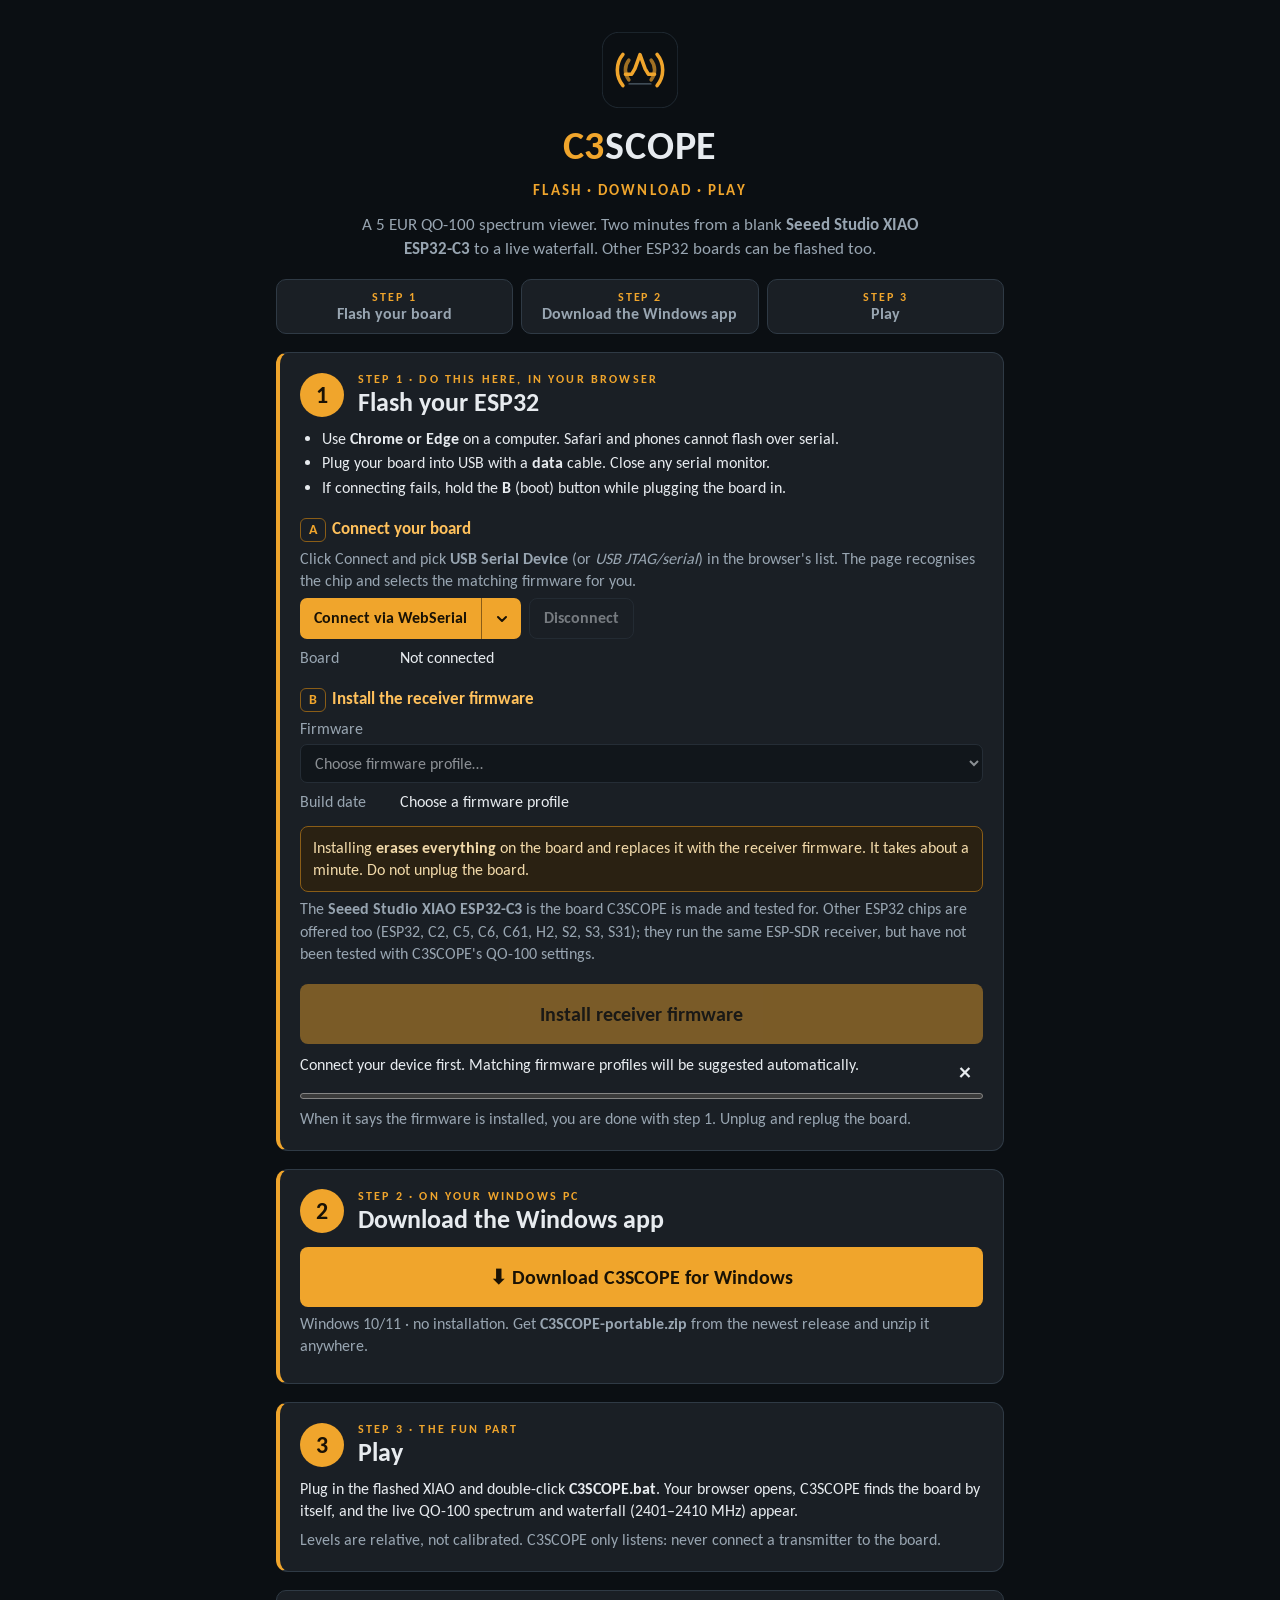
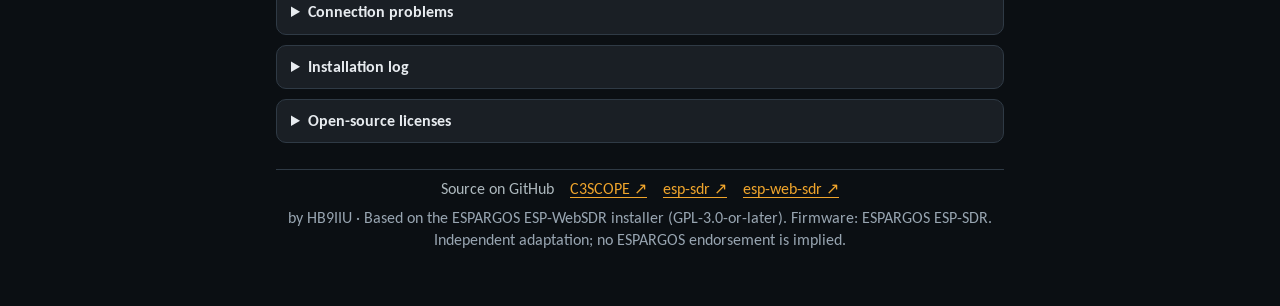
<file: docs/index.html>
<!doctype html>
<html lang="en">
  <head>
    <meta charset="utf-8" />
    <meta name="viewport" content="width=device-width,initial-scale=1" />
    <title>C3SCOPE · Flash your ESP32</title>
    <meta name="description" content="Flash the C3SCOPE receiver firmware to a Seeed Studio XIAO ESP32-C3 (or another ESP32 board) from your browser, then download the Windows app." />
    <meta name="theme-color" content="#0b0f13" />
    <link rel="icon" type="image/svg+xml" href="c3scope.svg" />
    <link rel="icon" type="image/png" sizes="194x194" href="favicon-194x194.png" />
    <link rel="icon" type="image/png" sizes="32x32" href="favicon-32x32.png" />
    <link rel="icon" type="image/png" sizes="16x16" href="favicon-16x16.png" />
    <link rel="stylesheet" href="fonts.css" />
    <link rel="stylesheet" href="flasher/style.css" />
    <link rel="stylesheet" href="site.css" />
  </head>
  <body>
    <header class="hero">
      <img src="c3scope.svg" alt="" />
      <h1><b>C3</b>SCOPE</h1>
      <p class="tag">Flash · Download · Play</p>
      <p class="lead">
        A 5 EUR QO-100 spectrum viewer. Two minutes from a blank
        <strong>Seeed Studio XIAO ESP32-C3</strong> to a live waterfall. Other ESP32 boards can be flashed too.
      </p>
    </header>

    <ol class="steps-nav" aria-label="The three steps">
      <li><a href="#step1"><b>STEP 1</b>Flash your board</a></li>
      <li><a href="#step2"><b>STEP 2</b>Download the Windows app</a></li>
      <li><a href="#step3"><b>STEP 3</b>Play</a></li>
    </ol>

    <section class="step" id="step1">
      <div class="step-head">
        <span class="badge" aria-hidden="true">1</span>
        <div>
          <span class="kicker">Step 1 · do this here, in your browser</span>
          <h2>Flash your ESP32</h2>
        </div>
      </div>
      <ul class="checklist">
        <li>Use <strong>Chrome or Edge</strong> on a computer. Safari and phones cannot flash over serial.</li>
        <li>Plug your board into USB with a <strong>data</strong> cable. Close any serial monitor.</li>
        <li>If connecting fails, hold the <strong>B</strong> (boot) button while plugging the board in.</li>
      </ul>

      <h3><span>A</span>Connect your board</h3>
      <p class="muted">Click Connect and pick <strong>USB Serial Device</strong> (or <em>USB JTAG/serial</em>) in the browser's list. The page recognises the chip and selects the matching firmware for you.</p>
      <div class="actions">
        <div class="connect-buttons">
          <button id="connect" disabled>Connect via WebSerial</button
          ><button
            id="chooseConnection"
            type="button"
            disabled
            aria-label="Connection options"
            title="Connection options"
            aria-haspopup="menu"
            aria-expanded="false"
            aria-controls="connectMenu"
          >
            <svg width="12" height="8" viewBox="0 0 12 8" aria-hidden="true">
              <path
                d="m2 2 4 4 4-4"
                fill="none"
                stroke="currentColor"
                stroke-width="2"
                stroke-linecap="round"
                stroke-linejoin="round"
              />
            </svg>
          </button>
          <div id="connectMenu" role="menu" aria-label="Connection options" hidden>
            <button id="connectAlternative" type="button" role="menuitem">Choose WebUSB Device…</button>
          </div>
        </div>
        <button id="disconnect" disabled>Disconnect</button>
      </div>
      <dl>
        <dt>Board</dt>
        <dd id="device">Not connected</dd>
      </dl>

      <h3><span>B</span>Install the receiver firmware</h3>
      <label for="revision" class="muted">Firmware</label
      ><select id="revision" disabled aria-describedby="s3-bridge-hint">
        <option value="">Choose firmware profile…</option>
      </select>
      <p id="s3-bridge-hint" hidden></p>
      <dl>
        <dt>Build date</dt>
        <dd id="version"></dd>
      </dl>
      <p class="notice">Installing <strong>erases everything</strong> on the board and replaces it with the receiver firmware. It takes about a minute. Do not unplug the board.</p>
      <p class="muted">
        The <strong>Seeed Studio XIAO ESP32-C3</strong> is the board C3SCOPE is made and tested for. Other ESP32 chips
        are offered too (ESP32, C2, C5, C6, C61, H2, S2, S3, S31); they run the same ESP-SDR receiver, but have not
        been tested with C3SCOPE's QO-100 settings.
      </p>
      <div class="actions"><button id="install" class="big-button" disabled>Install receiver firmware</button></div>
      <div id="statusBanner">
        <p id="status" role="status" aria-live="polite">Loading firmware catalog…</p>
        <button
          id="dismissStatus"
          type="button"
          aria-label="Dismiss installer message"
          title="Dismiss installer message"
        >
          <span aria-hidden="true">×</span>
        </button>
      </div>
      <progress id="progress" max="100" value="0" aria-label="Firmware write progress"></progress>
      <p class="muted">When it says the firmware is installed, you are done with step 1. Unplug and replug the board.</p>
    </section>

    <section class="step" id="step2">
      <div class="step-head">
        <span class="badge" aria-hidden="true">2</span>
        <div>
          <span class="kicker">Step 2 · on your Windows PC</span>
          <h2>Download the Windows app</h2>
        </div>
      </div>
      <a class="button big-button" href="https://github.com/HB9IIU/C3SCOPE/releases">&#11015; Download C3SCOPE for Windows</a>
      <p class="muted">
        Windows 10/11 · no installation. Get <strong>C3SCOPE-portable.zip</strong> from the newest release and unzip it anywhere.
      </p>
      <a id="open-application" href="https://github.com/HB9IIU/C3SCOPE" hidden>C3SCOPE</a>
    </section>

    <section class="step" id="step3">
      <div class="step-head">
        <span class="badge" aria-hidden="true">3</span>
        <div>
          <span class="kicker">Step 3 · the fun part</span>
          <h2>Play</h2>
        </div>
      </div>
      <p>
        Plug in the flashed XIAO and double-click <strong>C3SCOPE.bat</strong>. Your browser opens, C3SCOPE finds the
        board by itself, and the live QO-100 spectrum and waterfall (2401–2410 MHz) appear.
      </p>
      <p class="muted">Levels are relative, not calibrated. C3SCOPE only listens: never connect a transmitter to the board.</p>
    </section>

    <details>
      <summary>Connection problems</summary>
      <ul>
        <li>The board is not listed: check the cable carries data, close other serial programs, and try another USB socket.</li>
        <li>
          Windows can give the same COM number to your board and to a virtual serial port from other radio software
          (for example FlexRadio, com0com or VSPE). If connecting fails, open Device Manager, Ports (COM &amp; LPT),
          double-click the board's <em>USB Serial Device</em>, Port Settings, Advanced, pick another COM port number,
          then unplug and replug the board.
        </li>
        <li>Still stuck: hold <strong>B</strong> while plugging the board in, then connect again.</li>
      </ul>
    </details>
    <details>
      <summary>Installation log</summary>
      <pre id="log"></pre>
    </details>
    <script src="serial-transport.js"></script>
    <script type="module" src="flasher/app.js"></script>
    <details>
      <summary>Open-source licenses</summary>
      <p>
        <a href="flasher/vendor/LICENSE-atob-lite">LICENSE-atob-lite</a>
        <a href="flasher/vendor/LICENSE-esptool-js">LICENSE-esptool-js</a>
        <a href="flasher/vendor/LICENSE-pako">LICENSE-pako</a>
        <a href="flasher/vendor/LICENSE-tslib">LICENSE-tslib</a>
      </p>
    </details>
    <footer class="source-footer">
      <nav aria-label="Source code">
        <span>Source on GitHub</span
        ><a href="https://github.com/HB9IIU/C3SCOPE" target="_blank" rel="noopener noreferrer">C3SCOPE ↗</a
        ><a href="https://github.com/ESPARGOS/esp-sdr" target="_blank" rel="noopener noreferrer">esp-sdr ↗</a
        ><a href="https://github.com/ESPARGOS/esp-web-sdr" target="_blank" rel="noopener noreferrer"
          >esp-web-sdr ↗</a
        >
      </nav>
      <p class="muted">
        by HB9IIU · Based on the ESPARGOS ESP-WebSDR installer (GPL-3.0-or-later). Firmware: ESPARGOS ESP-SDR.
        Independent adaptation; no ESPARGOS endorsement is implied.
      </p>
    </footer>
  </body>
</html>
</file>
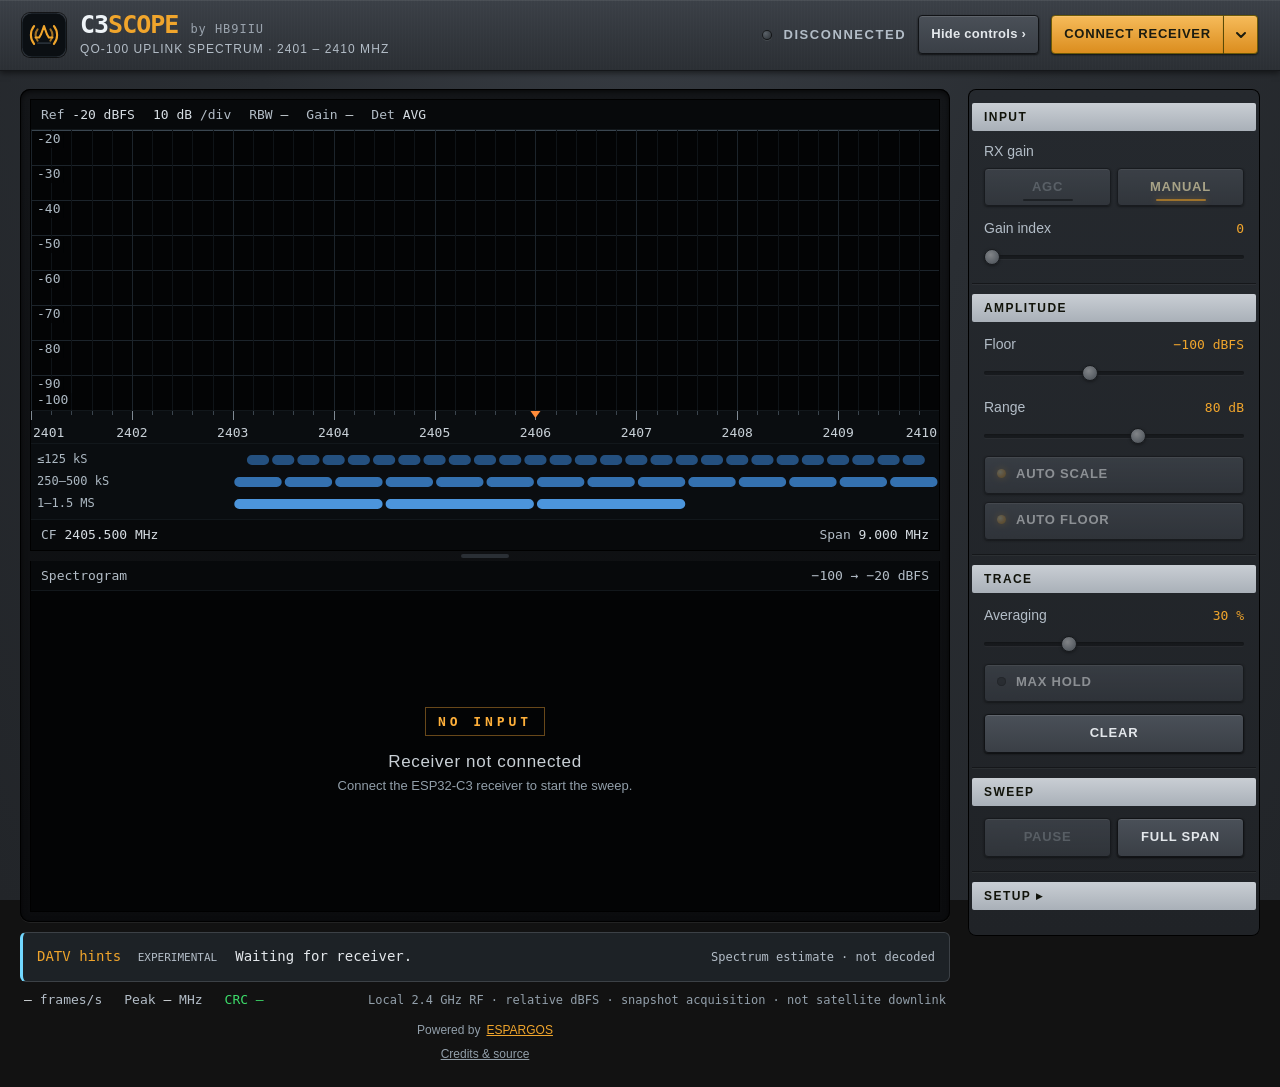
<file: viewer/index.html>
<!doctype html>
<html lang="en">
  <head>
    <meta charset="utf-8" />
    <meta name="viewport" content="width=device-width,initial-scale=1" />
    <title>C3SCOPE · Spectrum viewer by HB9IIU</title>
    <link rel="icon" type="image/svg+xml" href="c3scope.svg" />
    <link rel="stylesheet" href="instrument.css" />
    <script defer src="serial-transport.js"></script>
    <script defer src="radio.js"></script>
    <script defer src="datv.js"></script>
    <script defer src="app.js"></script>
  </head>
  <body>
    <header>
      <div class="brand">
        <img class="brand-mark" src="c3scope.svg" alt="C3SCOPE" width="44" height="44" />
        <div class="brand-plate">
          <h1>C3<span>SCOPE</span></h1>
          <span class="brand-call">by HB9IIU</span>
          <span class="brand-model">QO-100 uplink spectrum · 2401 – 2410 MHz</span>
        </div>
      </div>
      <div class="connection">
        <span id="light"></span><span id="status">Disconnected</span>
        <div id="chipIdentity" class="chip-identity" hidden>
          <span id="deviceModel" aria-live="polite" aria-describedby="chipStats" tabindex="0" hidden></span>
          <div id="chipStats" role="tooltip" hidden></div>
        </div>
        <span id="baudStatus" hidden></span>
        <button id="toggleControls" type="button" aria-controls="controlsPanel" aria-expanded="true" title="Hide or show the receiver controls">Hide controls ›</button>
        <button id="quitApp" type="button" title="Stop C3SCOPE and release the USB receiver" hidden>Quit C3SCOPE</button>
        <div class="connect-buttons">
          <button id="connect">Connect receiver</button
          ><button
            id="choosePort"
            type="button"
            aria-label="Connection options"
            title="Connection options"
            aria-haspopup="menu"
            aria-expanded="false"
            aria-controls="connectMenu"
          >
            <svg width="12" height="8" viewBox="0 0 12 8" aria-hidden="true">
              <path
                d="m2 2 4 4 4-4"
                fill="none"
                stroke="currentColor"
                stroke-width="2"
                stroke-linecap="round"
                stroke-linejoin="round"
              />
            </svg>
          </button>
          <div id="connectMenu" role="menu" aria-label="Connection options" hidden>
            <button id="openRecent" type="button" role="menuitem">Connect to Last Device</button
            ><button id="openOther" type="button" role="menuitem">Choose WebSerial Device…</button
            ><button id="openUSB" type="button" role="menuitem">Choose WebUSB Device…</button
            ><a id="openFlasher" role="menuitem" href="flash.html" target="_blank" rel="noopener noreferrer"
              >Flash Firmware…</a
            >
          </div>
        </div>
      </div>
    </header>
    <main>
      <section class="display">
        <div id="error" role="alert" hidden>
          <span id="errorText"></span
          ><button
            id="dismissError"
            class="banner-close"
            type="button"
            aria-label="Dismiss error message"
            title="Dismiss error message"
          >
            <span aria-hidden="true">×</span>
          </button>
        </div>
        <div id="firmwareWarning" role="status" hidden>
          <span id="firmwareWarningText"></span>
          <a id="updateFirmware" href="flash.html" target="_blank" rel="noopener noreferrer"
            >Update receiver…</a
          ><button
            id="dismissFirmwareWarning"
            class="banner-close"
            type="button"
            aria-label="Dismiss firmware warning"
            title="Dismiss firmware warning"
          >
            <span aria-hidden="true">×</span>
          </button>
        </div>
        <div id="serialWarning" role="status" aria-live="polite" hidden>
          <span id="serialWarningText"></span> <button id="lowerBaud" type="button">Switch to 1 MBaud</button
          ><button
            id="dismissSerialWarning"
            class="banner-close"
            type="button"
            aria-label="Dismiss capture warning"
            title="Dismiss capture warning"
          >
            <span aria-hidden="true">×</span>
          </button>
        </div>
        <div id="tuningWarning" role="status" hidden>
          <span id="tuningWarningText"></span
          ><button
            id="dismissTuningWarning"
            class="banner-close"
            type="button"
            aria-label="Dismiss tuning warning"
            title="Dismiss tuning warning"
          >
            <span aria-hidden="true">×</span>
          </button>
        </div>
        <div class="screen">
          <div class="chart">
            <div class="charthead ann">
              <span>Ref <b id="annRef">−20 dBFS</b></span>
              <span><b id="annDiv">10 dB</b> /div</span>
              <span>RBW <b id="annRbw">—</b></span>
              <span>Gain <b id="annGain">—</b></span>
              <span>Det <b id="annDet">AVG</b></span>
              <span class="ann-marker" id="cursor"></span>
            </div>
            <canvas id="spectrum" aria-label="Received power spectrum"></canvas>
            <div id="axis" class="axis">
              <canvas
                id="axisCanvas"
                aria-label="Frequency axis: wheel to zoom, drag to pan, double-click for the QO-100 view"
              ></canvas>
            </div>
            <canvas
              id="channels"
              aria-label="QO-100 WB bandplan V3 channels: very narrow, narrow and wide DATV"
            ></canvas>
            <div class="ann ann-span">
              <span>CF <b id="annCf">—</b></span>
              <span>Span <b id="annSpan">—</b></span>
            </div>
            <div id="meas" hidden></div>
          </div>
          <div id="splitter" title="Drag: spectrum / waterfall height · double-click: default"></div>
          <div class="chart waterfall">
            <div class="charthead ann"><span>Spectrogram</span><span id="scale">−100 → −20 dBFS</span></div>
            <canvas id="waterfall" aria-label="Received waterfall history"></canvas>
            <div id="empty">
              <div class="empty-icon">NO INPUT</div>
              <h2>Receiver not connected</h2>
              <p>Connect the ESP32-C3 receiver to start the sweep.</p>
            </div>
          </div>
        </div>
        <div class="datv-hints" role="status" aria-live="polite">
          <span class="datv-label">DATV hints <small>EXPERIMENTAL</small></span>
          <span id="datvStatus">Waiting for receiver.</span>
          <span class="datv-note">Spectrum estimate · not decoded</span>
        </div>
        <footer>
          <div><b id="fps">—</b> <span id="fpsLabel">frames/s</span></div>
          <div><b id="throughput">—</b> <span id="throughputLabel">kS/s delivered</span></div>
          <div><b id="latency">—</b> <span id="latencyLabel">ms / capture + transfer</span></div>
          <div>Peak <b id="peak">—</b> MHz</div>
          <div id="crc">CRC —</div>
          <div class="rf-note">Local 2.4 GHz RF · relative dBFS · snapshot acquisition · not satellite downlink</div>
        </footer>
        <div class="credits">
          <p id="lanNotice" hidden></p>
          <div class="source-links">Powered by <a href="https://espargos.net/" target="_blank" rel="noopener noreferrer">ESPARGOS</a></div>
          <a class="credits-detail" href="credits.html" target="_blank" rel="noopener noreferrer">Credits &amp; source</a>
        </div>
      </section>
      <aside id="controlsPanel" aria-label="Receiver controls">
        <section class="keys">
          <h2 class="keys-title">Input</h2>
          <div class="gain-control">
            <span id="gainModeLabel">RX gain</span>
            <div class="gain-modes" role="group" aria-labelledby="gainModeLabel">
              <button id="gainAgc" type="button" aria-pressed="false" disabled>AGC</button
              ><button id="gainManual" type="button" aria-pressed="true" disabled>Manual</button>
            </div>
          </div>
          <label
            >Gain index <output id="gainValue">0</output
            ><input id="gain" type="range" min="0" max="0" step="1" value="0" disabled
          /></label>
          <p id="gainStatus" class="note"></p>
        </section>
        <section class="keys">
          <h2 class="keys-title">Amplitude</h2>
          <label
            >Floor <output id="floorValue">−100 dBFS</output
            ><input id="floor" type="range" min="-140" max="-40" value="-100" /></label
          ><label
            >Range <output id="rangeValue">80 dB</output
            ><input id="range" type="range" min="20" max="120" value="80"
          /></label>
          <label class="check" title="Automatically adjust the upper display level to the strongest visible signal."><input id="autoscale" type="checkbox" checked />Auto scale</label>
          <label class="check" title="Keep the display floor about 5 dB below the visible noise. Does not change RX gain."><input id="autofloor" type="checkbox" checked />Auto floor</label>
        </section>
        <section class="keys">
          <h2 class="keys-title">Trace</h2>
          <label
            title="Exponential average over display updates: the share of the previous trace kept in each new one."
            >Averaging <output id="averageValue">30 %</output
            ><input id="average" type="range" min="0" max="0.95" step="0.05" value="0.3"
          /></label>
          <label class="check"><input id="hold" type="checkbox" />Max hold</label>
          <div class="actions"><button id="clear">Clear</button></div>
        </section>
        <section class="keys">
          <h2 class="keys-title">Sweep</h2>
          <div class="actions">
            <button id="pause" disabled>Pause</button
            ><button id="qoReset" type="button" title="Back to the full 2401–2410 MHz window">Full span</button>
          </div>
        </section>
        <details class="keys station-advanced">
          <summary class="keys-title">Setup</summary>
          <button id="reinstallFirmware" type="button" disabled>Reinstall receiver firmware…</button>
          <p class="note">Install the bundled firmware for your XIAO ESP32-C3.</p>
          <button id="eraseReceiver" type="button" disabled>Erase ESP32…</button>
          <div id="bandwidthControl" class="station-fixed" hidden>
            <div class="gain-control">
              <span id="bandwidthModeLabel">Analog bandwidth</span>
              <div class="gain-modes" role="group" aria-labelledby="bandwidthModeLabel">
                <button id="bandwidthOpen" type="button" aria-pressed="false" disabled>Open</button
                ><button id="bandwidthFilter" type="button" aria-pressed="true" disabled>Filter</button>
              </div>
            </div>
            <label
              >Filter bandwidth <span>MHz</span
              ><input id="bandwidth" type="number" min="13" max="54" step="1" value="20" disabled
            /></label>
          </div>
          <label
            class="check"
            title="The receiver is zero-IF: its 2406 MHz centre shows a DC/LO-leakage spike that is not a signal. Hiding it replaces the 3 centre bins (about ±8 kHz) with the level beside them."
            ><input id="dcFill" type="checkbox" checked />Hide centre spike</label
          >
          <label
            title="Time combined into each waterfall line. Longer is slower scrolling with more history on screen. Applied when the slider is released."
            >Waterfall line <output id="specRowValue">50 ms · 20 lines/s</output
            ><input id="specRowSlider" type="range" min="0" max="200" step="10" value="50"
          /></label><label
            >Detector<select id="specDetector" disabled>
              <option value="mean" selected>average (like burst mode)</option>
              <option value="max">max-hold (bursts, edges)</option>
            </select></label
          >
        </details>
        <!-- Fixed by the QO-100 preset (2406 MHz, 16 MS/s on-chip spectra, 2048 bins).
             Kept, never shown, because the upstream receiver code reads and updates them. -->
        <div class="station-fixed">
          <input id="specRow" type="hidden" value="50" disabled />
          <select id="dcMode">
            <option value="raw">show as is</option>
            <option value="fill" selected>fill DC bins</option>
          </select>
          <p id="specNote" class="note" hidden></p>
          <label
            >Center frequency <span>MHz</span
            ><input id="frequency" type="number" min="100" max="6000" step="1" value="2406"
          /></label>
          <label
            >Sample rate / nominal span<select id="rate">
              <option value="4000000">4 MS/s · 4 MHz</option>
              <option value="6400000" disabled>6.4 MS/s · 6.4 MHz</option>
              <option value="8000000">8 MS/s · 8 MHz</option>
              <option value="10000000">10 MS/s · 10 MHz</option>
              <option value="10666667" disabled>10.667 MS/s · 10.667 MHz</option>
              <option value="16000000" disabled>16 MS/s · 16 MHz</option>
              <option value="20000000">20 MS/s · 20 MHz</option>
              <option value="32000000" disabled>32 MS/s · 32 MHz</option>
              <option value="40000000">40 MS/s · 40 MHz</option>
              <option value="80000000" selected>80 MS/s · 80 MHz</option>
            </select></label
          >
          <div class="capture-modes" role="group" aria-labelledby="captureModeLabel">
            <div id="captureModeLabel" class="eyebrow">Capture mode</div>
            <div id="specControls" hidden>
              <button id="specMode" class="capture-mode" type="button" aria-pressed="false" disabled>
                On-Chip Spectrum
              </button>
              <div id="specOptions" class="capture-options" hidden></div>
            </div>
            <button id="iqMode" class="capture-mode" type="button" aria-pressed="true">I/Q Streaming</button>
            <div id="iqControls" class="capture-options">
              <label id="fftControl"
                >FFT bins<select id="fft">
                  <option>256</option>
                  <option>512</option>
                  <option>1024</option>
                  <option selected>2048</option>
                  <option>4096</option>
                </select></label
              ><label
                >I/Q<select id="bits">
                  <option value="8">8 + 8 bits</option>
                  <option value="10">10 + 10 bits</option>
                </select></label
              >
            </div>
          </div>
        </div>
        <details id="gpioControls" hidden>
          <summary>GPIO</summary>
          <p class="gpio-help">Z: high impedance · 0: low · 1: high</p>
          <div id="gpioPins"></div>
          <p id="gpioEmpty" class="gpio-help" hidden>No GPIO outputs available.</p>
        </details>
      </aside>
    </main>
  </body>
</html>
</file>
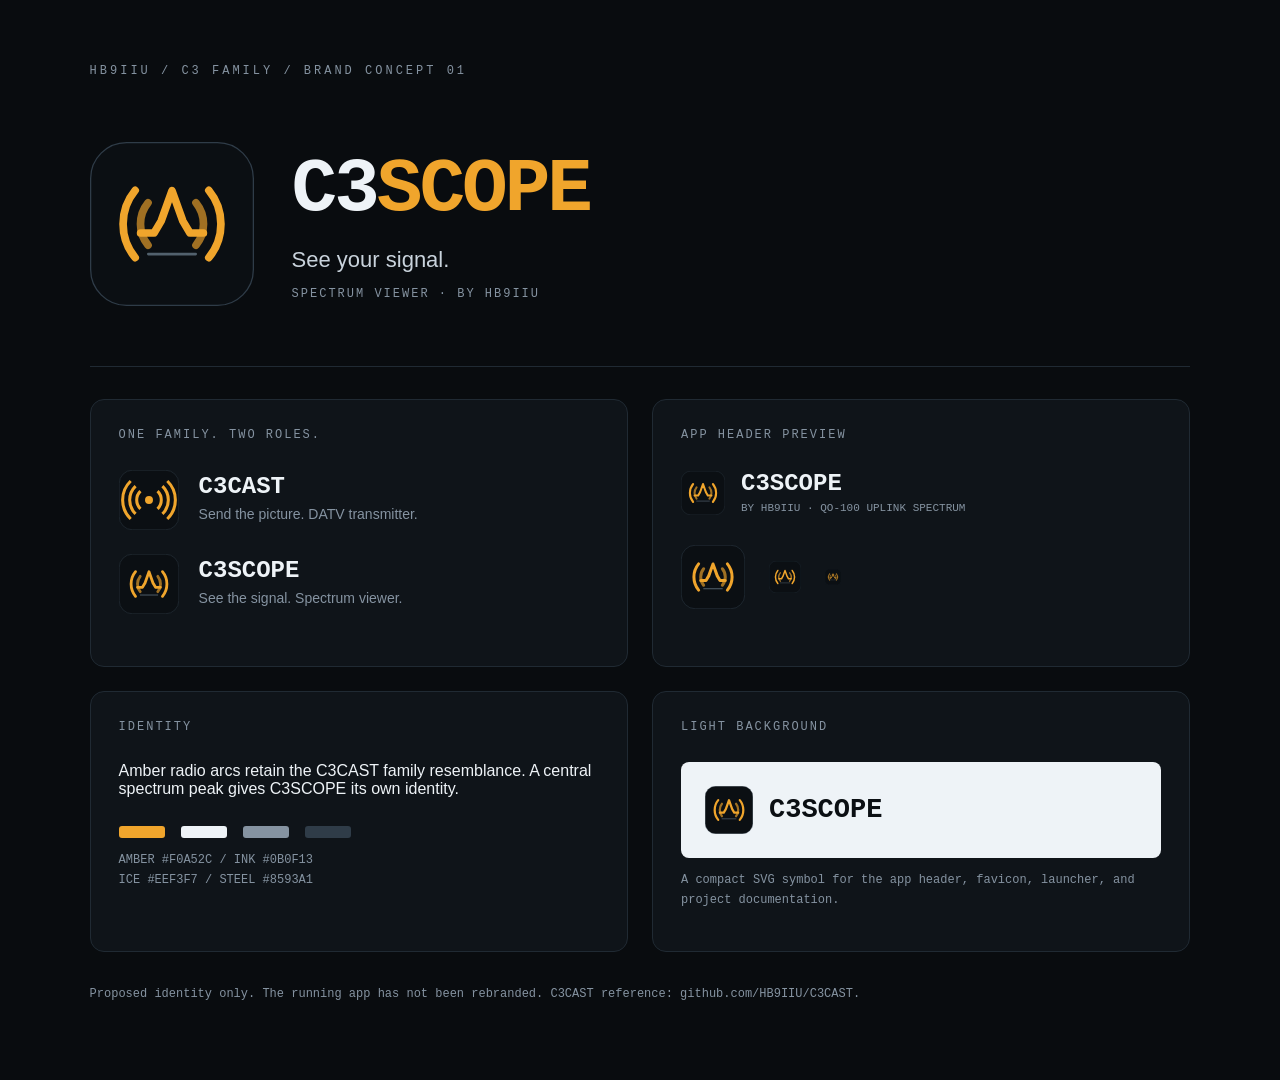
<file: branding/preview.html>
<!doctype html>
<html lang="en"><meta charset="utf-8"><meta name="viewport" content="width=device-width,initial-scale=1">
<title>C3SCOPE · Branding concept</title>
<style>
*{box-sizing:border-box}body{margin:0;background:#090c0f;color:#eef3f7;font-family:'Segoe UI',sans-serif;padding:64px 7vw}main{max-width:1160px;margin:auto}.eyebrow{font:12px Consolas,monospace;letter-spacing:3px;color:#8593a1}.hero{display:flex;align-items:center;gap:38px;padding:64px 0 60px}.hero img{width:164px}.wordmark{font:700 clamp(36px,6vw,76px) Consolas,monospace;letter-spacing:-3px;margin:0}.wordmark span{color:#f0a52c}.tagline{font-size:22px;color:#c9d3dc;margin:14px 0}.credit{font:12px Consolas,monospace;color:#8593a1;letter-spacing:2px}.rule{border-top:1px solid #202a33}.grid{display:grid;grid-template-columns:1fr 1fr;gap:24px;margin:32px 0}.card{background:#0f1419;border:1px solid #202a33;border-radius:14px;padding:28px}.card h2{font:12px Consolas,monospace;letter-spacing:2px;color:#8593a1;margin:0 0 28px}.family{display:flex;align-items:center;gap:20px;margin:24px 0}.family img{width:60px}.family b{font:700 24px Consolas,monospace}.family p{color:#8593a1;margin:6px 0;font-size:14px}.mini{display:flex;align-items:center;gap:16px;flex-wrap:wrap}.mini img{width:44px}.mini b{font:700 24px Consolas,monospace}.mini span{font:11px Consolas,monospace;color:#8593a1}.sizes{display:flex;align-items:center;gap:24px;margin-top:30px}.swatches{display:flex;gap:16px;margin-top:28px}.swatches i{display:block;width:46px;height:12px;border-radius:3px}.note{font:12px/1.7 Consolas,monospace;color:#8593a1}.light{background:#eef3f7;border-radius:8px;padding:24px;color:#0b0f13;display:flex;align-items:center;gap:16px}.light img{width:48px}.light b{font:700 27px Consolas,monospace}@media(max-width:700px){body{padding:30px 20px}.hero{gap:20px}.hero img{width:90px}.wordmark{letter-spacing:-1px}.tagline{font-size:16px}.grid{grid-template-columns:1fr}}
</style>
<main>
<div class="eyebrow">HB9IIU / C3 FAMILY / BRAND CONCEPT 01</div>
<div class="hero"><img src="c3scope-icon.svg" alt="C3SCOPE logo"><div><h1 class="wordmark">C3<span>SCOPE</span></h1><p class="tagline">See your signal.</p><div class="credit">SPECTRUM VIEWER · BY HB9IIU</div></div></div>
<div class="rule"></div>
<div class="grid">
<section class="card"><h2>ONE FAMILY. TWO ROLES.</h2>
<div class="family"><img src="c3cast-reference.svg" alt="Existing C3CAST logo"><div><b>C3CAST</b><p>Send the picture. DATV transmitter.</p></div></div>
<div class="family"><img src="c3scope-icon.svg" alt="Proposed C3SCOPE logo"><div><b>C3SCOPE</b><p>See the signal. Spectrum viewer.</p></div></div>
</section>
<section class="card"><h2>APP HEADER PREVIEW</h2><div class="mini"><img src="c3scope-icon.svg" alt=""><div><b>C3SCOPE</b><br><span>BY HB9IIU · QO-100 UPLINK SPECTRUM</span></div></div><div class="sizes"><img src="c3scope-icon.svg" width="64" alt="64 pixel icon"><img src="c3scope-icon.svg" width="32" alt="32 pixel icon"><img src="c3scope-icon.svg" width="16" alt="16 pixel icon"></div></section>
<section class="card"><h2>IDENTITY</h2><p>Amber radio arcs retain the C3CAST family resemblance. A central spectrum peak gives C3SCOPE its own identity.</p><div class="swatches"><i style="background:#f0a52c"></i><i style="background:#eef3f7"></i><i style="background:#8593a1"></i><i style="background:#2f3c48"></i></div><p class="note">AMBER #F0A52C / INK #0B0F13<br>ICE #EEF3F7 / STEEL #8593A1</p></section>
<section class="card"><h2>LIGHT BACKGROUND</h2><div class="light"><img src="c3scope-icon.svg" alt=""><b>C3SCOPE</b></div><p class="note">A compact SVG symbol for the app header, favicon, launcher, and project documentation.</p></section>
</div><p class="note">Proposed identity only. The running app has not been rebranded. C3CAST reference: github.com/HB9IIU/C3CAST.</p>
</main></html>
</file>
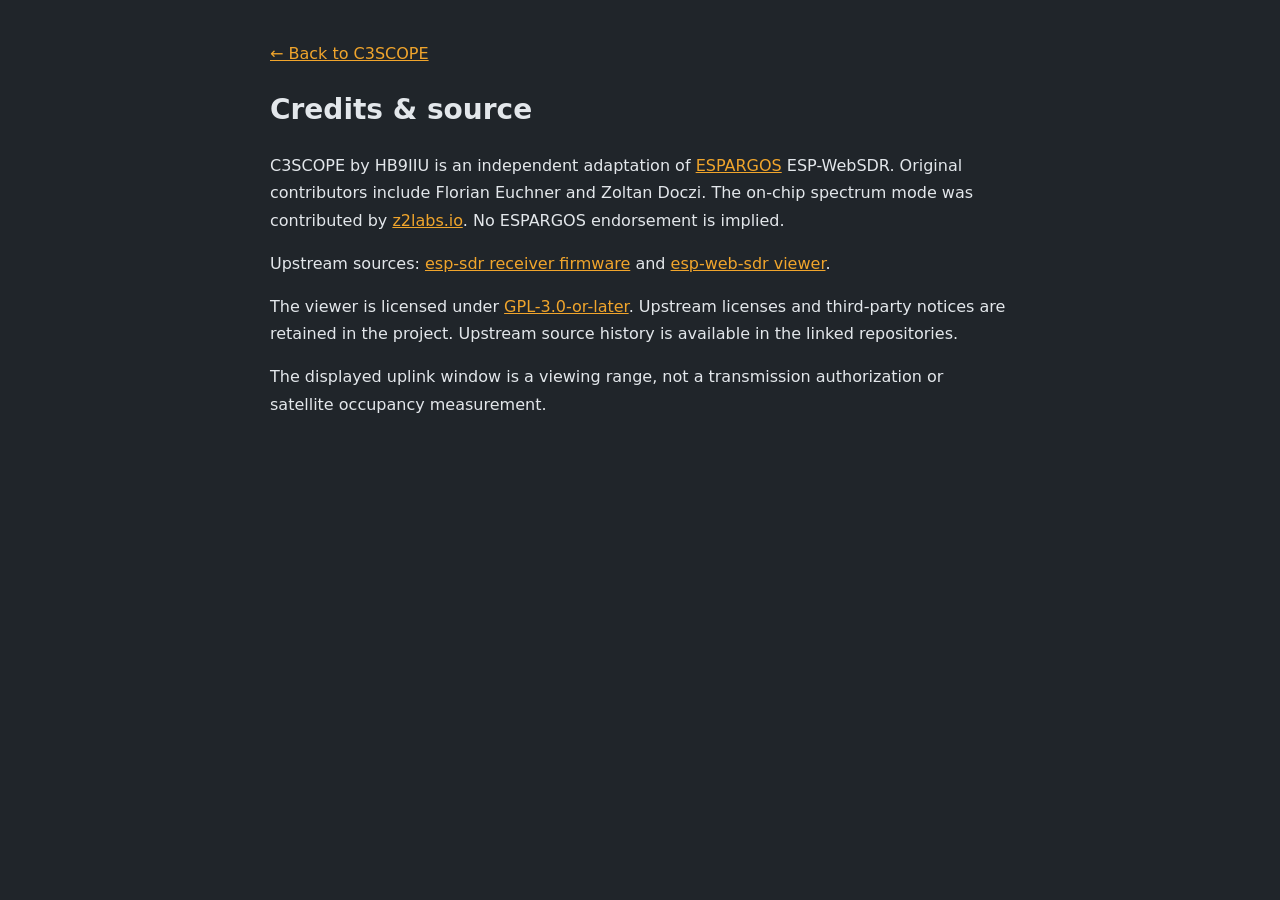
<file: viewer/credits.html>
<!doctype html>
<html lang="en">
  <head>
    <meta charset="utf-8">
    <meta name="viewport" content="width=device-width,initial-scale=1">
    <title>C3SCOPE · Credits &amp; source</title>
    <link rel="icon" type="image/svg+xml" href="c3scope.svg">
    <style>
      :root { color-scheme: dark; }
      body { margin: 0; background: #20252a; color: #e3e7eb; font: 16px/1.7 system-ui,sans-serif; }
      main { max-width: 740px; padding: 40px 24px; margin: auto; }
      h1 { font-size: 28px; } a { color: #f0a52c; }
      a:focus-visible { outline: 2px solid #f0a52c; outline-offset: 4px; }
    </style>
  </head>
  <body><main>
    <a href="/">← Back to C3SCOPE</a>
    <h1>Credits &amp; source</h1>
    <p>C3SCOPE by HB9IIU is an independent adaptation of
      <a href="https://espargos.net/">ESPARGOS</a> ESP-WebSDR.
      Original contributors include Florian Euchner and Zoltan Doczi.
      The on-chip spectrum mode was contributed by <a href="https://www.z2labs.io">z2labs.io</a>.
      No ESPARGOS endorsement is implied.</p>
    <p>Upstream sources: <a href="https://github.com/ESPARGOS/esp-sdr">esp-sdr receiver firmware</a>
      and <a href="https://github.com/ESPARGOS/esp-web-sdr">esp-web-sdr viewer</a>.</p>
    <p>The viewer is licensed under <a href="LICENSE">GPL-3.0-or-later</a>.
      Upstream licenses and third-party notices are retained in the project.
      Upstream source history is available in the linked repositories.</p>
    <p>The displayed uplink window is a viewing range, not a transmission authorization
      or satellite occupancy measurement.</p>
  </main></body>
</html>
</file>
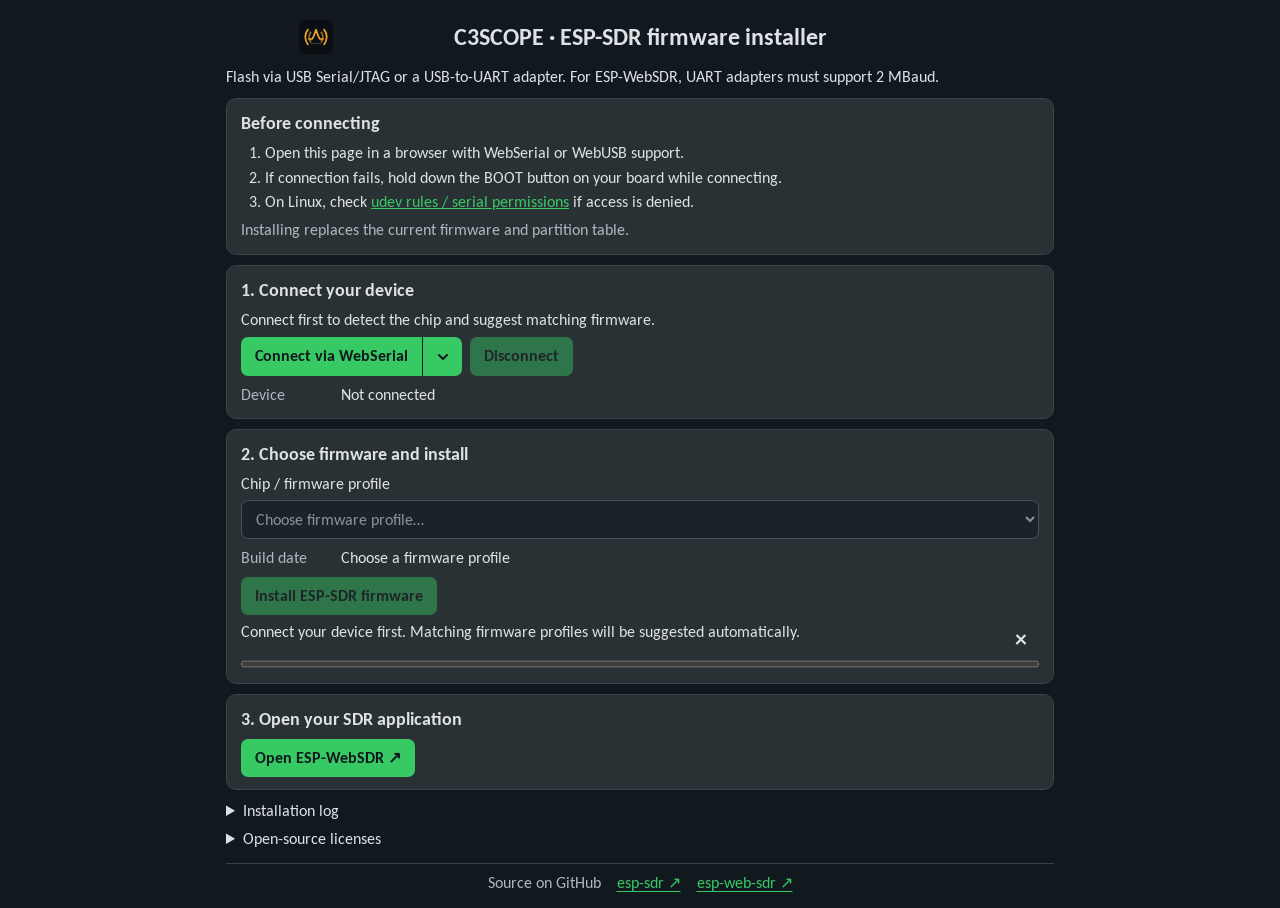
<file: viewer/flash.html>
<!doctype html>
<html lang="en">
  <head>
    <meta charset="utf-8" />
    <meta name="viewport" content="width=device-width,initial-scale=1" />
    <title>C3SCOPE · ESP-SDR firmware installer</title>
    <link rel="icon" type="image/svg+xml" href="c3scope.svg" />
    <link rel="icon" type="image/png" sizes="194x194" href="favicon-194x194.png" />
    <link rel="icon" type="image/png" sizes="32x32" href="favicon-32x32.png" />
    <link rel="icon" type="image/png" sizes="16x16" href="favicon-16x16.png" />
    <link rel="stylesheet" href="fonts.css" />
    <link rel="stylesheet" href="flasher/style.css" />
  </head>
  <body>
    <header>
      <img src="c3scope.svg" alt="C3SCOPE" />
      <h1>C3SCOPE · ESP-SDR firmware installer</h1>
    </header>
    <p>
      Flash via USB Serial/JTAG or a USB-to-UART adapter. For ESP-WebSDR, UART adapters must support 2 MBaud.
    </p>
    <section>
      <h2>Before connecting</h2>
      <ol>
        <li>Open this page in a browser with WebSerial or WebUSB support.</li>
        <li>If connection fails, hold down the BOOT button on your board while connecting.</li>
        <li>
          On Linux, check
          <a
            href="https://docs.platformio.org/en/latest/core/installation/udev-rules.html"
            target="_blank"
            rel="noopener noreferrer"
            >udev rules / serial permissions</a
          >
          if access is denied.
        </li>
      </ol>
      <p class="muted">Installing replaces the current firmware and partition table.</p>
    </section>
    <section>
      <h2>1. Connect your device</h2>
      <p>Connect first to detect the chip and suggest matching firmware.</p>
      <div class="actions">
        <div class="connect-buttons">
          <button id="connect" disabled>Connect via WebSerial</button
          ><button
            id="chooseConnection"
            type="button"
            disabled
            aria-label="Connection options"
            title="Connection options"
            aria-haspopup="menu"
            aria-expanded="false"
            aria-controls="connectMenu"
          >
            <svg width="12" height="8" viewBox="0 0 12 8" aria-hidden="true">
              <path
                d="m2 2 4 4 4-4"
                fill="none"
                stroke="currentColor"
                stroke-width="2"
                stroke-linecap="round"
                stroke-linejoin="round"
              />
            </svg>
          </button>
          <div id="connectMenu" role="menu" aria-label="Connection options" hidden>
            <button id="connectAlternative" type="button" role="menuitem">Choose WebUSB Device…</button>
          </div>
        </div>
        <button id="disconnect" disabled>Disconnect</button>
      </div>
      <dl>
        <dt>Device</dt>
        <dd id="device">Not connected</dd>
      </dl>
    </section>
    <section>
      <h2>2. Choose firmware and install</h2>
      <label for="revision">Chip / firmware profile</label
      ><select id="revision" disabled aria-describedby="s3-bridge-hint">
        <option value="">Choose firmware profile…</option>
      </select>
      <p id="s3-bridge-hint" hidden>
        In addition to the <a href="index.html">ESP-WebSDR browser interface</a>, ESP32-S3 supports I/Q
        streaming over native USB at 250 kS/s (8-bit), 125 kS/s or 62.5 kS/s (16-bit) with
        <a href="https://github.com/z2labs/esp-sdr-bridge" target="_blank" rel="noopener noreferrer"
          >esp-sdr-bridge ↗</a
        >
        for desktop SDR software such as SDR++ and SDR#. See the bridge project for setup instructions.
      </p>
      <dl>
        <dt>Build date</dt>
        <dd id="version"></dd>
      </dl>
      <div class="actions"><button id="install" disabled>Install ESP-SDR firmware</button></div>
      <div id="statusBanner">
        <p id="status" role="status" aria-live="polite">Loading firmware catalog…</p>
        <button
          id="dismissStatus"
          type="button"
          aria-label="Dismiss installer message"
          title="Dismiss installer message"
        >
          <span aria-hidden="true">×</span>
        </button>
      </div>
      <progress id="progress" max="100" value="0" aria-label="Firmware write progress"></progress>
    </section>
    <section>
      <h2>3. Open your SDR application</h2>
      <div class="actions">
        <a id="open-application" class="button" href="index.html">Open ESP-WebSDR ↗</a>
      </div>
    </section>
    <details>
      <summary>Installation log</summary>
      <pre id="log"></pre>
    </details>
    <script src="serial-transport.js"></script>
    <script type="module" src="flasher/app.js"></script>
    <details>
      <summary>Open-source licenses</summary>
      <p>
        <a href="flasher/vendor/LICENSE-atob-lite">LICENSE-atob-lite</a>
        <a href="flasher/vendor/LICENSE-esptool-js">LICENSE-esptool-js</a>
        <a href="flasher/vendor/LICENSE-pako">LICENSE-pako</a>
        <a href="flasher/vendor/LICENSE-tslib">LICENSE-tslib</a>
      </p>
    </details>
    <footer class="source-footer">
      <nav aria-label="Source code">
        <span>Source on GitHub</span
        ><a href="https://github.com/ESPARGOS/esp-sdr" target="_blank" rel="noopener noreferrer">esp-sdr ↗</a
        ><a href="https://github.com/ESPARGOS/esp-web-sdr" target="_blank" rel="noopener noreferrer"
          >esp-web-sdr ↗</a
        >
      </nav>
    </footer>
  </body>
</html>
</file>
<file: docs/fonts.css>
/* Carlito (Latin), from Google Fonts; licensed under the SIL Open Font License.
Copyright 2013 The Carlito Project Authors (https://github.com/googlefonts/carlito), with Reserved Font Name "Carlito"


This Font Software is licensed under the SIL Open Font License, Version 1.1.
This license is copied below, and is also available with a FAQ at:
https://scripts.sil.org/OFL


-----------------------------------------------------------
SIL OPEN FONT LICENSE Version 1.1 - 26 February 2007
-----------------------------------------------------------

PREAMBLE
The goals of the Open Font License (OFL) are to stimulate worldwide
development of collaborative font projects, to support the font creation
efforts of academic and linguistic communities, and to provide a free and
open framework in which fonts may be shared and improved in partnership
with others.

The OFL allows the licensed fonts to be used, studied, modified and
redistributed freely as long as they are not sold by themselves. The
fonts, including any derivative works, can be bundled, embedded, 
redistributed and/or sold with any software provided that any reserved
names are not used by derivative works. The fonts and derivatives,
however, cannot be released under any other type of license. The
requirement for fonts to remain under this license does not apply
to any document created using the fonts or their derivatives.

DEFINITIONS
"Font Software" refers to the set of files released by the Copyright
Holder(s) under this license and clearly marked as such. This may
include source files, build scripts and documentation.

"Reserved Font Name" refers to any names specified as such after the
copyright statement(s).

"Original Version" refers to the collection of Font Software components as
distributed by the Copyright Holder(s).

"Modified Version" refers to any derivative made by adding to, deleting,
or substituting -- in part or in whole -- any of the components of the
Original Version, by changing formats or by porting the Font Software to a
new environment.

"Author" refers to any designer, engineer, programmer, technical
writer or other person who contributed to the Font Software.

PERMISSION & CONDITIONS
Permission is hereby granted, free of charge, to any person obtaining
a copy of the Font Software, to use, study, copy, merge, embed, modify,
redistribute, and sell modified and unmodified copies of the Font
Software, subject to the following conditions:

1) Neither the Font Software nor any of its individual components,
in Original or Modified Versions, may be sold by itself.

2) Original or Modified Versions of the Font Software may be bundled,
redistributed and/or sold with any software, provided that each copy
contains the above copyright notice and this license. These can be
included either as stand-alone text files, human-readable headers or
in the appropriate machine-readable metadata fields within text or
binary files as long as those fields can be easily viewed by the user.

3) No Modified Version of the Font Software may use the Reserved Font
Name(s) unless explicit written permission is granted by the corresponding
Copyright Holder. This restriction only applies to the primary font name as
presented to the users.

4) The name(s) of the Copyright Holder(s) or the Author(s) of the Font
Software shall not be used to promote, endorse or advertise any
Modified Version, except to acknowledge the contribution(s) of the
Copyright Holder(s) and the Author(s) or with their explicit written
permission.

5) The Font Software, modified or unmodified, in part or in whole,
must be distributed entirely under this license, and must not be
distributed under any other license. The requirement for fonts to
remain under this license does not apply to any document created
using the Font Software.

TERMINATION
This license becomes null and void if any of the above conditions are
not met.

DISCLAIMER
THE FONT SOFTWARE IS PROVIDED "AS IS", WITHOUT WARRANTY OF ANY KIND,
EXPRESS OR IMPLIED, INCLUDING BUT NOT LIMITED TO ANY WARRANTIES OF
MERCHANTABILITY, FITNESS FOR A PARTICULAR PURPOSE AND NONINFRINGEMENT
OF COPYRIGHT, PATENT, TRADEMARK, OR OTHER RIGHT. IN NO EVENT SHALL THE
COPYRIGHT HOLDER BE LIABLE FOR ANY CLAIM, DAMAGES OR OTHER LIABILITY,
INCLUDING ANY GENERAL, SPECIAL, INDIRECT, INCIDENTAL, OR CONSEQUENTIAL
DAMAGES, WHETHER IN AN ACTION OF CONTRACT, TORT OR OTHERWISE, ARISING
FROM, OUT OF THE USE OR INABILITY TO USE THE FONT SOFTWARE OR FROM
OTHER DEALINGS IN THE FONT SOFTWARE.

*/
@font-face{font-family:Carlito;font-style:normal;font-weight:400;font-display:swap;src:url([data-uri]) format("woff2")}
@font-face{font-family:Carlito;font-style:normal;font-weight:700;font-display:swap;src:url([data-uri]) format("woff2")}
</file>
<file: docs/flasher/style.css>
:root {
  color-scheme: dark;
  font:
    16px/1.4 Carlito,
    'Segoe UI',
    Roboto,
    'Helvetica Neue',
    Arial,
    'Noto Sans',
    'Liberation Sans',
    sans-serif;
  background: #11191e;
  color: #dee2e6;
}
* {
  box-sizing: border-box;
}
body {
  max-width: 860px;
  margin: 0 auto;
  padding: 14px 16px;
}
header {
  display: grid;
  grid-template-columns: 180px minmax(0, 1fr) 180px;
  align-items: center;
  gap: 8px;
  text-align: center;
}
header img {
  width: 180px;
  height: 36px;
  justify-self: start;
}
h1 {
  font-size: 24px;
  margin: 6px 0;
}
h2 {
  font-size: 18px;
  margin: 0 0 6px;
}
p {
  margin: 6px 0;
}
ol {
  margin: 6px 0;
  padding-left: 24px;
}
li + li {
  margin-top: 2px;
}
section {
  background: #293135;
  border: 1px solid #394348;
  border-radius: 10px;
  padding: 12px 14px;
  margin: 10px 0;
}
section > :last-child {
  margin-bottom: 0;
}
a {
  color: #37c964;
}
.source-footer {
  margin-top: 12px;
  padding-top: 8px;
  border-top: 1px solid #394348;
  font-size: 16px;
}
.source-footer nav {
  display: flex;
  justify-content: center;
  align-items: center;
  flex-wrap: wrap;
  gap: 6px 16px;
}
.source-footer span {
  color: #adb8bd;
}
.source-footer a {
  white-space: nowrap;
  text-underline-offset: 3px;
}
.source-footer a:hover {
  color: #dee2e6;
}
.source-footer a:focus-visible {
  outline: 2px solid #37c964;
  outline-offset: 4px;
}
button,
.button {
  font: inherit;
  padding: 8px 14px;
  border: 0;
  border-radius: 7px;
  background: #37c964;
  color: #11191e;
  font-weight: 700;
  cursor: pointer;
}
.button {
  display: inline-block;
  text-align: center;
  text-decoration: none;
}
.button:focus-visible {
  outline: 2px solid #dee2e6;
  outline-offset: 3px;
}
select {
  display: block;
  width: 100%;
  font: inherit;
  padding: 8px 10px;
  margin-top: 4px;
  background: #11191e;
  color: #dee2e6;
  border: 1px solid #617079;
  border-radius: 7px;
}
select:disabled {
  opacity: 0.55;
}
select option {
  color: #dee2e6;
  background: #11191e;
}
#revision[data-suggested='true'],
#revision option[data-suggested='true'] {
  color: #37c964;
}
button:disabled {
  opacity: 0.45;
  cursor: default;
}
.actions {
  display: flex;
  gap: 8px;
  flex-wrap: wrap;
}
.muted,
small {
  color: #adb8bd;
}
progress {
  display: block;
  width: 100%;
  height: 14px;
  accent-color: #37c964;
}
details {
  margin: 6px 0;
}
#status {
  overflow-wrap: anywhere;
}
#log {
  white-space: pre-wrap;
  overflow-wrap: anywhere;
  max-height: 300px;
  overflow: auto;
  font: 12px/1.6 monospace;
}
#status[data-error='true'] {
  color: #ffb5b5;
}
dl {
  display: grid;
  grid-template-columns: 90px 1fr;
  gap: 4px 10px;
  margin: 8px 0;
}
dt {
  color: #adb8bd;
}
dd {
  margin: 0;
  overflow-wrap: anywhere;
}
@media (max-width: 700px) {
  header {
    grid-template-columns: 1fr;
  }
  header h1 {
    justify-self: stretch;
  }
}
@media (max-width: 500px) {
  body {
    padding: 12px;
  }
  header {
    gap: 8px;
  }
  section {
    padding: 12px;
  }
  dl {
    grid-template-columns: 65px minmax(0, 1fr);
  }
  button,
  .button {
    width: 100%;
    min-height: 44px;
  }
  select {
    min-height: 44px;
  }
}

.connect-buttons {
  display: inline-flex;
  position: relative;
  align-items: stretch;
}
.connect-buttons #connect {
  border-radius: 7px 0 0 7px;
}
#chooseConnection {
  width: 40px;
  flex: 0 0 40px;
  padding: 8px;
  border-left: 1px solid #11191e;
  border-radius: 0 7px 7px 0;
}
#connectMenu {
  position: absolute;
  top: calc(100% + 4px);
  left: 0;
  min-width: 100%;
  z-index: 10;
  padding: 4px;
  background: #11191e;
  border: 1px solid #617079;
  border-radius: 7px;
  box-shadow: 0 4px 12px #0006;
}
#connectMenu[hidden] {
  display: none;
}
#connectAlternative {
  width: 100%;
  white-space: nowrap;
  text-align: left;
  background: transparent;
  color: #dee2e6;
  font-weight: 400;
}
#connectAlternative:hover:not(:disabled),
#connectAlternative:focus-visible {
  background: #293135;
}
.connect-buttons button:focus-visible {
  outline: 2px solid #dee2e6;
  outline-offset: 2px;
  z-index: 1;
}
@media (max-width: 500px) {
  .connect-buttons {
    width: 100%;
  }
  .connect-buttons #connect {
    flex: 1;
    min-width: 0;
  }
}

#statusBanner {
  position: relative;
  padding-right: 44px;
  min-height: 36px;
}
#statusBanner[hidden] {
  display: none;
}
#dismissStatus {
  position: absolute;
  top: 0;
  right: 0;
  width: 36px;
  height: 36px;
  min-height: 36px;
  margin: 0;
  padding: 0;
  background: transparent;
  color: inherit;
  border: 1px solid transparent;
  font-size: 24px;
  line-height: 1;
}
#dismissStatus:hover {
  border-color: currentColor;
}
#dismissStatus:focus-visible {
  outline: 2px solid currentColor;
  outline-offset: 1px;
}
</file>
<file: docs/site.css>
/* C3SCOPE web flasher: amber theme layered over the viewer's installer styles. */
:root {
  --accent: #f0a52c;
  --accent-hi: #ffc15c;
  --accent-dim: #8a5d17;
  --ink: #1a1205;
  --bg: #0b0f13;
  --card: #1a1f25;
  --card-hi: #20262d;
  --line: #2f3a45;
  --text: #e7ebef;
  --dim: #98a5b1;
  background: var(--bg);
  color: var(--text);
}
html {
  background: radial-gradient(ellipse at 50% -10%, #2a2f36 0%, var(--bg) 55%) fixed;
}
body {
  max-width: 760px;
  padding: 24px 16px 48px;
}
a {
  color: var(--accent);
  text-underline-offset: 3px;
}
a:hover {
  color: var(--accent-hi);
}

/* Hero */
.hero {
  display: block; /* the installer styles <header> as a 3-column grid */
  text-align: center;
  padding: 8px 0 18px;
}
.hero img {
  width: 76px;
  height: 76px;
  margin: 0 auto 10px;
  display: block;
}
.hero h1 {
  font-size: 40px;
  letter-spacing: 0.02em;
  margin: 0;
}
.hero h1 b {
  color: var(--accent);
}
.hero .tag {
  color: var(--accent);
  font-weight: 700;
  letter-spacing: 0.14em;
  text-transform: uppercase;
  font-size: 15px;
  margin: 6px 0 0;
}
.hero .lead {
  color: var(--dim);
  max-width: 560px;
  margin: 12px auto 0;
  font-size: 17px;
}

/* Progress strip */
.steps-nav {
  display: grid;
  grid-template-columns: repeat(3, 1fr);
  gap: 8px;
  margin: 0 0 18px;
  padding: 0;
  list-style: none;
}
.steps-nav li {
  margin: 0;
}
.steps-nav a {
  display: block;
  padding: 10px 12px;
  text-align: center;
  text-decoration: none;
  color: var(--dim);
  background: var(--card);
  border: 1px solid var(--line);
  border-radius: 10px;
  font-weight: 700;
  line-height: 1.2;
}
.steps-nav a b {
  display: block;
  color: var(--accent);
  font-size: 12px;
  letter-spacing: 0.16em;
}
.steps-nav a:hover {
  border-color: var(--accent);
  color: var(--text);
}

/* Step cards */
section.step {
  position: relative;
  background: var(--card);
  border: 1px solid var(--line);
  border-left: 4px solid var(--accent);
  border-radius: 12px;
  padding: 18px 20px 20px;
  margin: 0 0 18px;
}
.step-head {
  display: flex;
  align-items: center;
  gap: 14px;
  margin-bottom: 10px;
}
.badge {
  flex: 0 0 auto;
  display: grid;
  place-items: center;
  width: 44px;
  height: 44px;
  border-radius: 50%;
  background: var(--accent);
  color: var(--ink);
  font-size: 24px;
  font-weight: 800;
}
.step-head .kicker {
  display: block;
  color: var(--accent);
  font-size: 12px;
  font-weight: 700;
  letter-spacing: 0.18em;
  text-transform: uppercase;
}
.step-head h2 {
  font-size: 26px;
  margin: 0;
  line-height: 1.15;
}
.step h3 {
  font-size: 17px;
  margin: 18px 0 6px;
  color: var(--accent-hi);
}
.step h3 span {
  display: inline-block;
  min-width: 26px;
  margin-right: 6px;
  padding: 1px 0;
  text-align: center;
  border: 1px solid var(--accent-dim);
  border-radius: 6px;
  color: var(--accent);
  font-size: 14px;
}
.step .muted,
.muted {
  color: var(--dim);
}
.notice {
  margin: 12px 0 0;
  padding: 10px 12px;
  background: #2a2112;
  border: 1px solid var(--accent-dim);
  border-radius: 8px;
  color: #f1d9a9;
}
.big-button {
  display: block;
  width: 100%;
  margin: 12px 0 4px;
  padding: 16px 18px;
  font-size: 20px;
}
.checklist {
  margin: 8px 0 0;
  padding-left: 22px;
}

/* Buttons, form controls */
button,
.button {
  background: var(--accent);
  color: var(--ink);
  border-radius: 8px;
}
button:hover:not(:disabled),
.button:hover {
  background: var(--accent-hi);
  color: var(--ink);
}
button:focus-visible,
.button:focus-visible {
  outline: 2px solid var(--accent-hi);
  outline-offset: 3px;
}
#disconnect {
  background: transparent;
  color: var(--text);
  border: 1px solid var(--line);
}
#disconnect:hover:not(:disabled) {
  background: var(--card-hi);
  color: var(--text);
  border-color: var(--accent);
}
#chooseConnection {
  border-left: 1px solid var(--accent-dim);
}
#connectMenu {
  background: var(--card-hi);
  border-color: var(--line);
}
#connectAlternative {
  color: var(--text);
}
#connectAlternative:hover:not(:disabled),
#connectAlternative:focus-visible {
  background: var(--card);
  color: var(--text);
}
select {
  background: var(--bg);
  border-color: var(--line);
  color: var(--text);
}
select option {
  background: var(--bg);
  color: var(--text);
}
#revision[data-suggested='true'],
#revision option[data-suggested='true'] {
  color: var(--accent-hi);
}
progress {
  accent-color: var(--accent);
  height: 12px;
}
dt {
  color: var(--dim);
}
#statusBanner {
  margin-top: 6px;
}
#status[data-error='true'] {
  color: #ffb5b5;
}
details {
  background: var(--card);
  border: 1px solid var(--line);
  border-radius: 10px;
  padding: 10px 14px;
  margin: 10px 0;
}
details summary {
  cursor: pointer;
  font-weight: 700;
}
.source-footer {
  border-top-color: var(--line);
  margin-top: 26px;
  text-align: center;
}
.source-footer a:focus-visible {
  outline-color: var(--accent);
}

@media (max-width: 560px) {
  .hero h1 {
    font-size: 32px;
  }
  .steps-nav {
    grid-template-columns: 1fr;
  }
  section.step {
    padding: 16px 14px 18px;
  }
  .step-head h2 {
    font-size: 22px;
  }
}
</file>
<file: viewer/instrument.css>
/* C3SCOPE by HB9IIU: bench spectrum analyser look.
   Graphite case, recessed black screen, softkey column. Canvas colours live in app.js (SCREEN). */
:root {
  color-scheme: dark;
  --case: #2a2e33;
  --case-hi: #353a40;
  --case-lo: #1d2024;
  --seam: #15171a;
  --bezel: #0d0f11;
  --screen: #030405;
  --label: #b3bdc7;
  --text: #e3e7eb;
  --dim: #929faa;
  --accent: #f0a52c;
  --led: #3ddc6a;
  --warn: #ffb03a;
  --sans: 'Helvetica Neue', Helvetica, Arial, 'Segoe UI', Roboto, sans-serif;
  --mono: Menlo, Consolas, 'DejaVu Sans Mono', ui-monospace, monospace;
}
* {
  box-sizing: border-box;
}
[hidden] {
  display: none !important;
}
body {
  margin: 0;
  min-height: 100vh;
  background: radial-gradient(ellipse at 50% -20%, #3a3f46 0%, var(--case) 45%, #222529 100%) fixed;
  color: var(--text);
  font: 15px/1.5 var(--sans);
}
a {
  color: var(--accent);
}
canvas {
  display: block;
  width: 100%;
}

/* ---- top panel: maker plate and connection ---------------------------------------------- */
header {
  display: flex;
  align-items: center;
  justify-content: space-between;
  gap: 16px;
  padding: 12px 22px;
  background:
    repeating-linear-gradient(90deg, #ffffff03 0 1px, transparent 1px 3px),
    linear-gradient(#3b4047, #2b2f34);
  border-bottom: 1px solid var(--seam);
  box-shadow:
    inset 0 1px #ffffff14,
    0 2px 6px #0008;
}
.brand {
  display: flex;
  align-items: center;
  gap: 14px;
}
.brand-mark {
  flex-shrink: 0;
  border-radius: 8px;
  box-shadow: 0 0 0 1px #000a;
}
.brand-plate {
  display: grid;
  grid-template-columns: max-content 1fr;
  align-items: baseline;
  column-gap: 12px;
}
.brand-call {
  font: 400 12px/1 var(--mono);
  letter-spacing: 0.08em;
  color: #9aa3ad;
}
h1 {
  margin: 0;
  font: 700 25px/1 var(--mono);
  letter-spacing: -0.04em;
  color: #eef3f7;
}
h1 span { color: var(--accent); }
.brand-model {
  grid-column: 1/-1;
  margin-top: 5px;
  font: 12px/1.3 var(--sans);
  letter-spacing: 0.09em;
  text-transform: uppercase;
  color: var(--label);
}
.connection {
  display: flex;
  flex-wrap: wrap;
  justify-content: flex-end;
  align-items: center;
  gap: 12px;
}
#light {
  width: 10px;
  height: 10px;
  border-radius: 50%;
  background: radial-gradient(circle at 35% 35%, #5a6168, #23272b);
  box-shadow:
    inset 0 0 0 1px #000a,
    0 1px #ffffff18;
}
#light.on {
  background: radial-gradient(circle at 35% 35%, #b9ffcb, var(--led) 55%, #188a3a);
  box-shadow:
    0 0 8px #3ddc6aaa,
    inset 0 0 0 1px #0006;
}
#status {
  font: 600 13px var(--sans);
  letter-spacing: 0.12em;
  text-transform: uppercase;
  color: var(--label);
}
#deviceModel {
  font: 600 13px var(--mono);
  padding: 4px 8px;
  border-radius: 3px;
  background: #101316;
  border: 1px solid #000;
  color: var(--accent);
  white-space: nowrap;
  cursor: help;
}
#baudStatus {
  color: var(--label);
  font-size: 12px;
}

/* ---- keys ------------------------------------------------------------------------------- */
button {
  font: 600 13px/1.3 var(--sans);
  letter-spacing: 0.06em;
  text-transform: uppercase;
  color: var(--text);
  padding: 10px 12px;
  border: 1px solid #111316;
  border-radius: 4px;
  background: linear-gradient(#4a5058, #3a3f46);
  box-shadow:
    inset 0 1px #ffffff1f,
    0 1px 2px #000a;
  cursor: pointer;
}
button:hover:not(:disabled) {
  background: linear-gradient(#545b64, #42484f);
}
button:active:not(:disabled) {
  background: linear-gradient(#33383e, #3d4249);
  box-shadow: inset 0 1px 3px #000a;
}
button:disabled {
  color: #7d858d;
  cursor: not-allowed;
  opacity: 0.6;
}
button:focus-visible,
summary:focus-visible,
input:focus-visible,
select:focus-visible,
a:focus-visible {
  outline: 2px solid var(--accent);
  outline-offset: 2px;
}
/* Pressed state of a two-way key: lit lamp along the bottom edge. */
.gain-modes {
  display: flex;
  gap: 6px;
  margin-top: 6px;
}
.gain-modes button {
  flex: 1;
  min-width: 0;
  position: relative;
}
.gain-modes button::after {
  content: '';
  position: absolute;
  left: 30%;
  right: 30%;
  bottom: 4px;
  height: 2px;
  border-radius: 1px;
  background: #1a1d20;
}
.gain-modes button[aria-pressed='true'] {
  color: #fff4c2;
}
.gain-modes button[aria-pressed='true']::after {
  background: var(--accent);
  box-shadow: 0 0 6px #f0a52caa;
}

/* Connect: the one key in the accent colour. */
.connect-buttons {
  display: inline-flex;
  position: relative;
}
#connect {
  border-radius: 4px 0 0 4px;
  background: linear-gradient(#f6bb5a, #db8d1e);
  color: #1b1c10;
  border-color: #6d5a07;
  min-width: 150px;
}
#connect:hover:not(:disabled) {
  background: linear-gradient(#ffca78, #eda437);
}
#choosePort {
  display: flex;
  align-items: center;
  justify-content: center;
  min-width: 34px;
  padding: 9px;
  border-left: 0;
  border-radius: 0 4px 4px 0;
  background: linear-gradient(#f6bb5a, #db8d1e);
  color: #1b1c10;
  border-color: #6d5a07;
}
#choosePort:hover:not(:disabled) {
  background: linear-gradient(#ffca78, #eda437);
}
#connectMenu,
#chipStats {
  position: absolute;
  right: 0;
  top: calc(100% + 6px);
  z-index: 20;
  padding: 5px;
  background: #24282d;
  border: 1px solid #0c0d0f;
  border-radius: 4px;
  box-shadow: 0 10px 28px #000c;
}
#connectMenu {
  min-width: 220px;
}
#connectMenu button,
#connectMenu a {
  display: block;
  width: 100%;
  padding: 9px 12px;
  border: 0;
  border-radius: 3px;
  background: none;
  box-shadow: none;
  color: var(--text);
  text-align: left;
  text-decoration: none;
  text-transform: none;
  letter-spacing: 0;
  font: 13px var(--sans);
  white-space: nowrap;
}
#connectMenu button:hover:not(:disabled),
#connectMenu a:hover,
#connectMenu :focus-visible {
  background: #3a3f46;
}
.chip-identity {
  position: relative;
}
#chipStats {
  display: none;
  width: max-content;
  max-width: min(420px, calc(100vw - 24px));
  padding: 10px 12px;
  font: 13px/1.7 var(--mono);
  color: var(--text);
  white-space: pre-line;
}
.chip-identity:hover #chipStats:not([hidden]),
.chip-identity:focus-within #chipStats:not([hidden]) {
  display: block;
}

/* ---- layout: screen left, softkeys right ----------------------------------------------- */
main {
  display: grid;
  grid-template-columns: minmax(0, 1fr) 292px;
  gap: 18px;
  padding: 18px 20px 24px;
  align-items: start;
}
.display {
  min-width: 0;
}
main.controls-collapsed { grid-template-columns: minmax(0, 1fr); }
#toggleControls { min-height: 36px; text-transform: none; letter-spacing: .02em; }
#quitApp { min-height: 36px; text-transform: none; letter-spacing: .02em; color: #d0d8df; background: #2a3036; }
.quit-dialog {
  position: fixed; inset: 0; margin: auto; width: min(460px, calc(100vw - 32px)); height: fit-content;
  max-height: calc(100dvh - 40px); overflow: auto; padding: 28px;
  border: 1px solid #59636d; border-radius: 12px;
  color: var(--text); background: linear-gradient(145deg, #2b3239, #1d2329);
  box-shadow: 0 24px 90px #0009; font: 15px/1.6 var(--sans);
}
.quit-dialog::backdrop { background: #05090db3; backdrop-filter: blur(3px); }
.quit-dialog-heading { display: flex; align-items: center; gap: 16px; margin-bottom: 22px; }
.quit-dialog-heading img { flex-shrink: 0; }
.quit-dialog-heading span { color: var(--accent); font: 11px var(--mono); letter-spacing: .15em; }
.quit-dialog h2 { font-size: 24px; font-weight: 600; margin: 2px 0 0; line-height: 1.3; }
.quit-dialog p { margin: 0 0 10px; }
.quit-dialog .quit-detail { color: var(--label); font-size: 13px; }
.quit-dialog-actions { display: flex; justify-content: flex-end; gap: 10px; margin-top: 26px; }
.quit-dialog-actions button { min-height: 42px; min-width: 96px; text-transform: none; letter-spacing: 0; font-size: 14px; }
#quitConfirm { color: #1c160e; border-color: #c38a35; background: linear-gradient(#f8bc61, #e99c2c); }
#quitError { margin-top: 16px; color: #ffb5ab; font-size: 14px; }
body.app-stopped main, body.app-stopped #receiverWaiting { display: none !important; }
.app-stopped-panel { min-height: calc(100vh - 100px); display: grid; place-items: center; padding: 32px 20px; }
body.receiver-waiting #toggleControls { display: none; }

/* ---- screen ----------------------------------------------------------------------------- */
.screen {
  padding: 10px;
  border-radius: 10px;
  background: linear-gradient(#141619, #0b0c0e);
  box-shadow:
    inset 0 0 0 1px #000,
    inset 0 2px 6px #000c,
    0 1px #ffffff12;
}
.chart {
  position: relative;
  background: var(--screen);
  border: 1px solid #000;
  overflow: hidden;
}
.chart + #splitter + .chart {
  border-top: 0;
}
.ann {
  display: flex;
  flex-wrap: wrap;
  gap: 4px 18px;
  padding: 5px 10px;
  font: 13px/1.5 var(--mono);
  color: var(--dim);
  background: #07090b;
}
.ann b {
  font-weight: 400;
  color: #d6dde3;
}
.charthead {
  border-bottom: 1px solid #12171b;
}
.ann-marker {
  margin-left: auto;
  color: var(--accent);
  white-space: pre;
}
.ann-span {
  justify-content: space-between;
  border-top: 1px solid #12171b;
}
.waterfall .charthead {
  justify-content: space-between;
}
#spectrum {
  height: 280px;
  cursor: crosshair;
}
#waterfall {
  height: 320px;
  background: var(--screen);
}
#axis {
  display: block;
  border-top: 1px solid #12171b;
}
#axisCanvas {
  height: 32px;
  cursor: grab;
  user-select: none;
}
#axisCanvas:active {
  cursor: grabbing;
}
#channels {
  height: 76px;
  border-top: 1px solid #12171b;
}
#splitter {
  height: 10px;
  cursor: row-resize;
  position: relative;
  touch-action: none;
}
#splitter::after {
  content: '';
  position: absolute;
  left: 50%;
  top: 3px;
  width: 48px;
  height: 4px;
  margin-left: -24px;
  border-radius: 2px;
  background: #2a2f35;
}
#splitter:hover::after,
#splitter.drag::after {
  background: var(--accent);
}
#empty {
  position: absolute;
  inset: 30px 0 0;
  display: flex;
  flex-direction: column;
  align-items: center;
  justify-content: center;
  text-align: center;
  padding: 20px;
}
.empty-icon {
  font: 700 13px var(--mono);
  letter-spacing: 0.3em;
  color: var(--warn);
  padding: 6px 12px;
  border: 1px solid #ffb03a66;
}
#empty h2 {
  margin: 16px 0 4px;
  font: 400 17px var(--sans);
  letter-spacing: 0.04em;
  color: #c9d0d6;
}
#empty p {
  margin: 0;
  max-width: 420px;
  color: var(--dim);
  font-size: 13px;
}

/* ---- status line under the screen -------------------------------------------------------- */
footer {
  display: flex;
  flex-wrap: wrap;
  align-items: baseline;
  gap: 6px 22px;
  margin-top: 10px;
  padding: 0 4px;
  font: 13px var(--mono);
  color: var(--label);
}
footer b {
  font-weight: 400;
  color: var(--text);
}
footer > div:has(#throughput),
footer > div:has(#latency) {
  display: none;
}
#crc {
  color: var(--led);
}
.rf-note {
  margin-left: auto;
  color: var(--dim);
  font-size: 12px;
}
.credits {
  margin-top: 14px;
  padding: 0 4px;
  font-size: 12px;
  color: var(--dim);
  text-align: center;
}
.source-links {
  display: flex;
  flex-wrap: wrap;
  justify-content: center;
  gap: 6px;
}
.credits-detail { display: inline-block; margin-top: 6px; color: var(--dim); }
#lanNotice { max-width: 980px; margin: 10px auto 14px; color: var(--label); font-size: 13px; line-height: 1.6; }
.station-about {
  margin-top: 6px;
}
.station-about summary {
  cursor: pointer;
  color: var(--label);
}
.station-about p {
  max-width: 900px;
}

/* ---- message banners --------------------------------------------------------------------- */
#error,
#serialWarning,
#firmwareWarning,
#tuningWarning {
  position: relative;
  min-height: 44px;
  margin-bottom: 12px;
  padding: 11px 50px 11px 14px;
  border-radius: 4px;
  font-size: 13px;
}
#error {
  background: #2a1012;
  border: 1px solid #a33a40;
  color: #ffd2d5;
}
#serialWarning,
#firmwareWarning {
  background: #2a2210;
  border: 1px solid #a07a26;
  color: #ffe2a6;
}
#firmwareWarning a {
  color: inherit;
  white-space: nowrap;
}
#serialWarning button {
  margin-left: 8px;
  padding: 5px 10px;
}
#tuningWarning {
  display: none !important;
}
.banner-close {
  position: absolute;
  top: 5px;
  right: 6px;
  width: 34px;
  height: 34px;
  padding: 0;
  background: none;
  box-shadow: none;
  border-color: transparent;
  color: inherit;
  font-size: 22px;
  line-height: 1;
}
.banner-close:hover:not(:disabled) {
  background: #ffffff12;
}

/* ---- softkey column ---------------------------------------------------------------------- */
aside {
  padding: 4px;
  border-radius: 8px;
  background: linear-gradient(#25292e, #202327);
  box-shadow:
    inset 0 0 0 1px #000,
    inset 0 1px #ffffff10;
}
.keys {
  padding: 10px 12px 14px;
}
.keys + .keys {
  border-top: 1px solid var(--seam);
  box-shadow: inset 0 1px #ffffff0a;
}
.keys-title {
  margin: 0 -12px 4px;
  padding: 5px 12px;
  font: 700 12px/1.5 var(--sans);
  letter-spacing: 0.12em;
  text-transform: uppercase;
  color: #11130a;
  background: linear-gradient(#c9ced4, #a9b0b8);
  border-radius: 2px;
  list-style: none;
}
details.keys > summary {
  cursor: pointer;
}
details.keys > summary::-webkit-details-marker {
  display: none;
}
details.keys > summary::after {
  content: ' ▸';
}
details.keys[open] > summary::after {
  content: ' ▾';
}
.gain-control {
  margin-top: 10px;
  font-size: 14px;
  color: var(--label);
}
label {
  display: flex;
  flex-wrap: wrap;
  justify-content: space-between;
  align-items: baseline;
  margin-top: 12px;
  font-size: 14px;
  color: var(--label);
}
label > input:not([type='checkbox']),
label > select {
  flex-basis: 100%;
  margin-top: 6px;
}
label > span {
  color: var(--dim);
}
output {
  font: 13px var(--mono);
  color: var(--accent);
}
select,
input[type='number'] {
  width: 100%;
  padding: 7px 8px;
  border: 1px solid #000;
  border-radius: 3px;
  background: #0d0f11;
  color: var(--text);
  font: 13px var(--mono);
  box-shadow: inset 0 1px 3px #000c;
}
.note {
  margin: 8px 0 0;
  font-size: 13px;
  color: var(--dim);
}
.note:empty {
  display: none;
}
.actions {
  display: flex;
  gap: 6px;
  margin-top: 12px;
}
.actions button {
  flex: 1;
}
aside input:disabled,
aside select:disabled {
  opacity: 0.45;
  cursor: not-allowed;
}
/* On/off functions are softkeys with a lamp. */
label.check {
  justify-content: flex-start;
  gap: 10px;
  margin-top: 8px;
  padding: 9px 12px;
  border: 1px solid #111316;
  border-radius: 4px;
  background: linear-gradient(#4a5058, #3a3f46);
  box-shadow:
    inset 0 1px #ffffff1f,
    0 1px 2px #000a;
  font: 600 13px/1.3 var(--sans);
  letter-spacing: 0.06em;
  text-transform: uppercase;
  color: var(--text);
  cursor: pointer;
  user-select: none;
}
label.check:hover {
  background: linear-gradient(#545b64, #42484f);
}
label.check input {
  appearance: none;
  flex-shrink: 0;
  width: 9px;
  height: 9px;
  margin: 0;
  border-radius: 50%;
  background: #1a1d20;
  box-shadow: inset 0 0 0 1px #000;
  cursor: inherit;
}
label.check input:checked {
  background: radial-gradient(circle at 35% 35%, #fff6b8, var(--accent) 60%, #a88b06);
  box-shadow: 0 0 7px #f0a52cbb;
}
label.check:has(input:disabled) {
  opacity: 0.55;
  cursor: not-allowed;
}
/* Sliders: recessed track, metal knob. */
input[type='range'] {
  appearance: none;
  height: 18px;
  margin: 6px 0 0;
  background: none;
  cursor: pointer;
}
input[type='range']::-webkit-slider-runnable-track {
  height: 4px;
  border-radius: 2px;
  background: #0b0d0f;
  box-shadow:
    inset 0 1px 2px #000,
    0 1px #ffffff12;
}
input[type='range']::-moz-range-track {
  height: 4px;
  border-radius: 2px;
  background: #0b0d0f;
  box-shadow:
    inset 0 1px 2px #000,
    0 1px #ffffff12;
}
input[type='range']::-webkit-slider-thumb {
  appearance: none;
  width: 16px;
  height: 16px;
  margin-top: -6px;
  border-radius: 50%;
  border: 1px solid #0c0d0f;
  background: radial-gradient(circle at 40% 35%, #f3f5f7, #aab1b8 55%, #6c737a);
  box-shadow: 0 1px 3px #000c;
}
input[type='range']::-moz-range-thumb {
  width: 16px;
  height: 16px;
  border-radius: 50%;
  border: 1px solid #0c0d0f;
  background: radial-gradient(circle at 40% 35%, #f3f5f7, #aab1b8 55%, #6c737a);
  box-shadow: 0 1px 3px #000c;
}

/* Settings fixed by the QO-100 preset: present for the upstream code, never shown. */
.station-fixed,
#gpioControls {
  display: none !important;
}

.datv-hints { display: flex; flex-wrap: wrap; align-items: baseline; gap: 8px 18px; padding: 12px 14px; margin-top: 10px; border: 1px solid #3c4146; border-radius: 6px; background: #1d2226; font: 14px/1.7 var(--mono); }
.datv-label { color: var(--accent); white-space: nowrap; }
.datv-label small { font-size: 11px; color: var(--label); margin-left: 8px; }
#datvStatus { white-space: pre-line; color: var(--text); }
.datv-note { margin-left: auto; color: var(--label); font-size: 12px; }
#datvStatus { flex: 1 1 360px; min-width: 0; overflow-wrap: anywhere; }
.datv-hints { border-left: 3px solid #72d8ff; }
input[type='range'] { width: 100%; min-height: 24px; }
label.check { min-height: 38px; }
.keys-title { margin-bottom: 8px; }
.ann { color: var(--label); }

/* One calm waiting screen replaces inactive instruments until USB is ready. */
#receiverWaiting { display: none; }
body.receiver-waiting main { display: none; }
body.receiver-waiting #receiverWaiting {
  display: grid;
  place-items: center;
  min-height: calc(100vh - 100px);
  padding: 40px 24px;
  box-sizing: border-box;
}
.receiver-waiting-card {
  width: min(100%, 520px);
  text-align: center;
  padding: 48px 36px;
  border: 1px solid #43494d;
  border-radius: 12px;
  background: linear-gradient(145deg, #282e33, #1d2226);
  box-shadow: 0 16px 48px #0004;
}
.receiver-search-symbol { display: block; width: 76px; height: 76px; margin: 0 auto 24px; }
.receiver-waiting-label { color: #9da8af; font-size: 11px; letter-spacing: 2.5px; }
.receiver-waiting-card h2 { font-size: 24px; color: #eef1f3; margin: 14px 0; font-weight: 500; }
.receiver-waiting-card p { color: #bac3ca; font-size: 14px; line-height: 1.7; margin: 0; }
#receiverWaitingMessage { white-space: pre-line; }
.setup-device { text-align: left; padding: 18px 0 0; margin-top: 18px; border-top: 1px solid #43494d; }
.setup-device h3 { font-size: 16px; color: var(--accent); margin: 0 0 8px; }
.setup-actions { display: flex; flex-wrap: wrap; justify-content: center; gap: 10px; margin-top: 18px; }
.setup-actions button { text-transform: none; letter-spacing: 0; line-height: 1.5; }
.setup-convert { background: #32383e; }
#setupError { color: #ffb5ab; margin-top: 18px; }
#setupDialogError { color: #ffb5ab; }
#reinstallFirmware { margin-top: 12px; width: 100%; text-transform: none; letter-spacing: 0; }
#eraseReceiver { margin-top: 12px; width: 100%; text-transform: none; letter-spacing: 0; color: #f0b7a9; background: #353033; }
#setupProgress { margin-top: 22px; text-align: left; }
#setupProgress progress { display: block; width: 100%; margin: 14px 0; accent-color: var(--accent); }
#setupProgress summary { cursor: pointer; color: var(--label); font-size: 13px; }
#setupLog { max-height: 180px; overflow: auto; white-space: pre-wrap; overflow-wrap: anywhere; font: 12px/1.5 var(--mono); }
.setup-dialog { max-width: min(620px, calc(100vw - 32px)); max-height: 90vh; overflow: auto; padding: 28px; border: 1px solid #65717a; border-radius: 12px; color: var(--text); background: #242a30; font: 15px/1.6 var(--sans); }
.setup-dialog::backdrop { background: #000b; }
.setup-dialog h2 { margin: 0 0 16px; font-size: 23px; }
.setup-warning { border-left: 3px solid var(--accent); padding-left: 14px; }
.setup-confirm-check { display: flex; flex-wrap: nowrap; justify-content: flex-start; align-items: flex-start; gap: 12px; font-size: 15px; color: var(--text); }
.setup-confirm-check input { flex: 0 0 auto !important; margin-top: 5px !important; accent-color: var(--accent); }
#setupInstall { background: #875319; color: #fff; }
.receiver-waiting-card small { display: block; color: #909da6; font-size: 12px; line-height: 1.6; }
.receiver-search-progress { width: 140px; height: 3px; overflow: hidden; background: #41484b; border-radius: 3px; margin: 30px auto 22px; }
.receiver-search-progress span { display: block; width: 45%; height: 100%; background: var(--accent); animation: receiver-search 1.8s ease-in-out infinite alternate; }
@keyframes receiver-search { from { transform: translateX(0); } to { transform: translateX(125%); } }
@media (prefers-reduced-motion: reduce) { .receiver-search-progress span { animation: none; } }

/* ---- smaller windows ------------------------------------------------------------------------ */
@media (max-width: 980px) {
  main {
    grid-template-columns: minmax(0, 1fr);
  }
  aside {
    display: grid;
    grid-template-columns: repeat(auto-fit, minmax(220px, 1fr));
  }
  .keys + .keys {
    border-top: 0;
  }
}
@media (max-width: 640px) {
  header {
    flex-wrap: wrap;
    padding: 12px 16px;
  }
  main {
    padding: 12px 16px 20px;
  }
  .brand-model,
  .rf-note,
  .ann-marker {
    display: none;
  }
  #waterfall {
    height: 280px;
  }
}
</file>
<file: viewer/fonts.css>
/* Carlito (Latin), from Google Fonts; licensed under the SIL Open Font License.
Copyright 2013 The Carlito Project Authors (https://github.com/googlefonts/carlito), with Reserved Font Name "Carlito"


This Font Software is licensed under the SIL Open Font License, Version 1.1.
This license is copied below, and is also available with a FAQ at:
https://scripts.sil.org/OFL


-----------------------------------------------------------
SIL OPEN FONT LICENSE Version 1.1 - 26 February 2007
-----------------------------------------------------------

PREAMBLE
The goals of the Open Font License (OFL) are to stimulate worldwide
development of collaborative font projects, to support the font creation
efforts of academic and linguistic communities, and to provide a free and
open framework in which fonts may be shared and improved in partnership
with others.

The OFL allows the licensed fonts to be used, studied, modified and
redistributed freely as long as they are not sold by themselves. The
fonts, including any derivative works, can be bundled, embedded, 
redistributed and/or sold with any software provided that any reserved
names are not used by derivative works. The fonts and derivatives,
however, cannot be released under any other type of license. The
requirement for fonts to remain under this license does not apply
to any document created using the fonts or their derivatives.

DEFINITIONS
"Font Software" refers to the set of files released by the Copyright
Holder(s) under this license and clearly marked as such. This may
include source files, build scripts and documentation.

"Reserved Font Name" refers to any names specified as such after the
copyright statement(s).

"Original Version" refers to the collection of Font Software components as
distributed by the Copyright Holder(s).

"Modified Version" refers to any derivative made by adding to, deleting,
or substituting -- in part or in whole -- any of the components of the
Original Version, by changing formats or by porting the Font Software to a
new environment.

"Author" refers to any designer, engineer, programmer, technical
writer or other person who contributed to the Font Software.

PERMISSION & CONDITIONS
Permission is hereby granted, free of charge, to any person obtaining
a copy of the Font Software, to use, study, copy, merge, embed, modify,
redistribute, and sell modified and unmodified copies of the Font
Software, subject to the following conditions:

1) Neither the Font Software nor any of its individual components,
in Original or Modified Versions, may be sold by itself.

2) Original or Modified Versions of the Font Software may be bundled,
redistributed and/or sold with any software, provided that each copy
contains the above copyright notice and this license. These can be
included either as stand-alone text files, human-readable headers or
in the appropriate machine-readable metadata fields within text or
binary files as long as those fields can be easily viewed by the user.

3) No Modified Version of the Font Software may use the Reserved Font
Name(s) unless explicit written permission is granted by the corresponding
Copyright Holder. This restriction only applies to the primary font name as
presented to the users.

4) The name(s) of the Copyright Holder(s) or the Author(s) of the Font
Software shall not be used to promote, endorse or advertise any
Modified Version, except to acknowledge the contribution(s) of the
Copyright Holder(s) and the Author(s) or with their explicit written
permission.

5) The Font Software, modified or unmodified, in part or in whole,
must be distributed entirely under this license, and must not be
distributed under any other license. The requirement for fonts to
remain under this license does not apply to any document created
using the Font Software.

TERMINATION
This license becomes null and void if any of the above conditions are
not met.

DISCLAIMER
THE FONT SOFTWARE IS PROVIDED "AS IS", WITHOUT WARRANTY OF ANY KIND,
EXPRESS OR IMPLIED, INCLUDING BUT NOT LIMITED TO ANY WARRANTIES OF
MERCHANTABILITY, FITNESS FOR A PARTICULAR PURPOSE AND NONINFRINGEMENT
OF COPYRIGHT, PATENT, TRADEMARK, OR OTHER RIGHT. IN NO EVENT SHALL THE
COPYRIGHT HOLDER BE LIABLE FOR ANY CLAIM, DAMAGES OR OTHER LIABILITY,
INCLUDING ANY GENERAL, SPECIAL, INDIRECT, INCIDENTAL, OR CONSEQUENTIAL
DAMAGES, WHETHER IN AN ACTION OF CONTRACT, TORT OR OTHERWISE, ARISING
FROM, OUT OF THE USE OR INABILITY TO USE THE FONT SOFTWARE OR FROM
OTHER DEALINGS IN THE FONT SOFTWARE.

*/
@font-face{font-family:Carlito;font-style:normal;font-weight:400;font-display:swap;src:url([data-uri]) format("woff2")}
@font-face{font-family:Carlito;font-style:normal;font-weight:700;font-display:swap;src:url([data-uri]) format("woff2")}
</file>
<file: viewer/flasher/style.css>
:root {
  color-scheme: dark;
  font:
    16px/1.4 Carlito,
    'Segoe UI',
    Roboto,
    'Helvetica Neue',
    Arial,
    'Noto Sans',
    'Liberation Sans',
    sans-serif;
  background: #11191e;
  color: #dee2e6;
}
* {
  box-sizing: border-box;
}
body {
  max-width: 860px;
  margin: 0 auto;
  padding: 14px 16px;
}
header {
  display: grid;
  grid-template-columns: 180px minmax(0, 1fr) 180px;
  align-items: center;
  gap: 8px;
  text-align: center;
}
header img {
  width: 180px;
  height: 36px;
  justify-self: start;
}
h1 {
  font-size: 24px;
  margin: 6px 0;
}
h2 {
  font-size: 18px;
  margin: 0 0 6px;
}
p {
  margin: 6px 0;
}
ol {
  margin: 6px 0;
  padding-left: 24px;
}
li + li {
  margin-top: 2px;
}
section {
  background: #293135;
  border: 1px solid #394348;
  border-radius: 10px;
  padding: 12px 14px;
  margin: 10px 0;
}
section > :last-child {
  margin-bottom: 0;
}
a {
  color: #37c964;
}
.source-footer {
  margin-top: 12px;
  padding-top: 8px;
  border-top: 1px solid #394348;
  font-size: 16px;
}
.source-footer nav {
  display: flex;
  justify-content: center;
  align-items: center;
  flex-wrap: wrap;
  gap: 6px 16px;
}
.source-footer span {
  color: #adb8bd;
}
.source-footer a {
  white-space: nowrap;
  text-underline-offset: 3px;
}
.source-footer a:hover {
  color: #dee2e6;
}
.source-footer a:focus-visible {
  outline: 2px solid #37c964;
  outline-offset: 4px;
}
button,
.button {
  font: inherit;
  padding: 8px 14px;
  border: 0;
  border-radius: 7px;
  background: #37c964;
  color: #11191e;
  font-weight: 700;
  cursor: pointer;
}
.button {
  display: inline-block;
  text-align: center;
  text-decoration: none;
}
.button:focus-visible {
  outline: 2px solid #dee2e6;
  outline-offset: 3px;
}
select {
  display: block;
  width: 100%;
  font: inherit;
  padding: 8px 10px;
  margin-top: 4px;
  background: #11191e;
  color: #dee2e6;
  border: 1px solid #617079;
  border-radius: 7px;
}
select:disabled {
  opacity: 0.55;
}
select option {
  color: #dee2e6;
  background: #11191e;
}
#revision[data-suggested='true'],
#revision option[data-suggested='true'] {
  color: #37c964;
}
button:disabled {
  opacity: 0.45;
  cursor: default;
}
.actions {
  display: flex;
  gap: 8px;
  flex-wrap: wrap;
}
.muted,
small {
  color: #adb8bd;
}
progress {
  display: block;
  width: 100%;
  height: 14px;
  accent-color: #37c964;
}
details {
  margin: 6px 0;
}
#status {
  overflow-wrap: anywhere;
}
#log {
  white-space: pre-wrap;
  overflow-wrap: anywhere;
  max-height: 300px;
  overflow: auto;
  font: 12px/1.6 monospace;
}
#status[data-error='true'] {
  color: #ffb5b5;
}
dl {
  display: grid;
  grid-template-columns: 90px 1fr;
  gap: 4px 10px;
  margin: 8px 0;
}
dt {
  color: #adb8bd;
}
dd {
  margin: 0;
  overflow-wrap: anywhere;
}
@media (max-width: 700px) {
  header {
    grid-template-columns: 1fr;
  }
  header h1 {
    justify-self: stretch;
  }
}
@media (max-width: 500px) {
  body {
    padding: 12px;
  }
  header {
    gap: 8px;
  }
  section {
    padding: 12px;
  }
  dl {
    grid-template-columns: 65px minmax(0, 1fr);
  }
  button,
  .button {
    width: 100%;
    min-height: 44px;
  }
  select {
    min-height: 44px;
  }
}

.connect-buttons {
  display: inline-flex;
  position: relative;
  align-items: stretch;
}
.connect-buttons #connect {
  border-radius: 7px 0 0 7px;
}
#chooseConnection {
  width: 40px;
  flex: 0 0 40px;
  padding: 8px;
  border-left: 1px solid #11191e;
  border-radius: 0 7px 7px 0;
}
#connectMenu {
  position: absolute;
  top: calc(100% + 4px);
  left: 0;
  min-width: 100%;
  z-index: 10;
  padding: 4px;
  background: #11191e;
  border: 1px solid #617079;
  border-radius: 7px;
  box-shadow: 0 4px 12px #0006;
}
#connectMenu[hidden] {
  display: none;
}
#connectAlternative {
  width: 100%;
  white-space: nowrap;
  text-align: left;
  background: transparent;
  color: #dee2e6;
  font-weight: 400;
}
#connectAlternative:hover:not(:disabled),
#connectAlternative:focus-visible {
  background: #293135;
}
.connect-buttons button:focus-visible {
  outline: 2px solid #dee2e6;
  outline-offset: 2px;
  z-index: 1;
}
@media (max-width: 500px) {
  .connect-buttons {
    width: 100%;
  }
  .connect-buttons #connect {
    flex: 1;
    min-width: 0;
  }
}

#statusBanner {
  position: relative;
  padding-right: 44px;
  min-height: 36px;
}
#statusBanner[hidden] {
  display: none;
}
#dismissStatus {
  position: absolute;
  top: 0;
  right: 0;
  width: 36px;
  height: 36px;
  min-height: 36px;
  margin: 0;
  padding: 0;
  background: transparent;
  color: inherit;
  border: 1px solid transparent;
  font-size: 24px;
  line-height: 1;
}
#dismissStatus:hover {
  border-color: currentColor;
}
#dismissStatus:focus-visible {
  outline: 2px solid currentColor;
  outline-offset: 1px;
}
</file>
